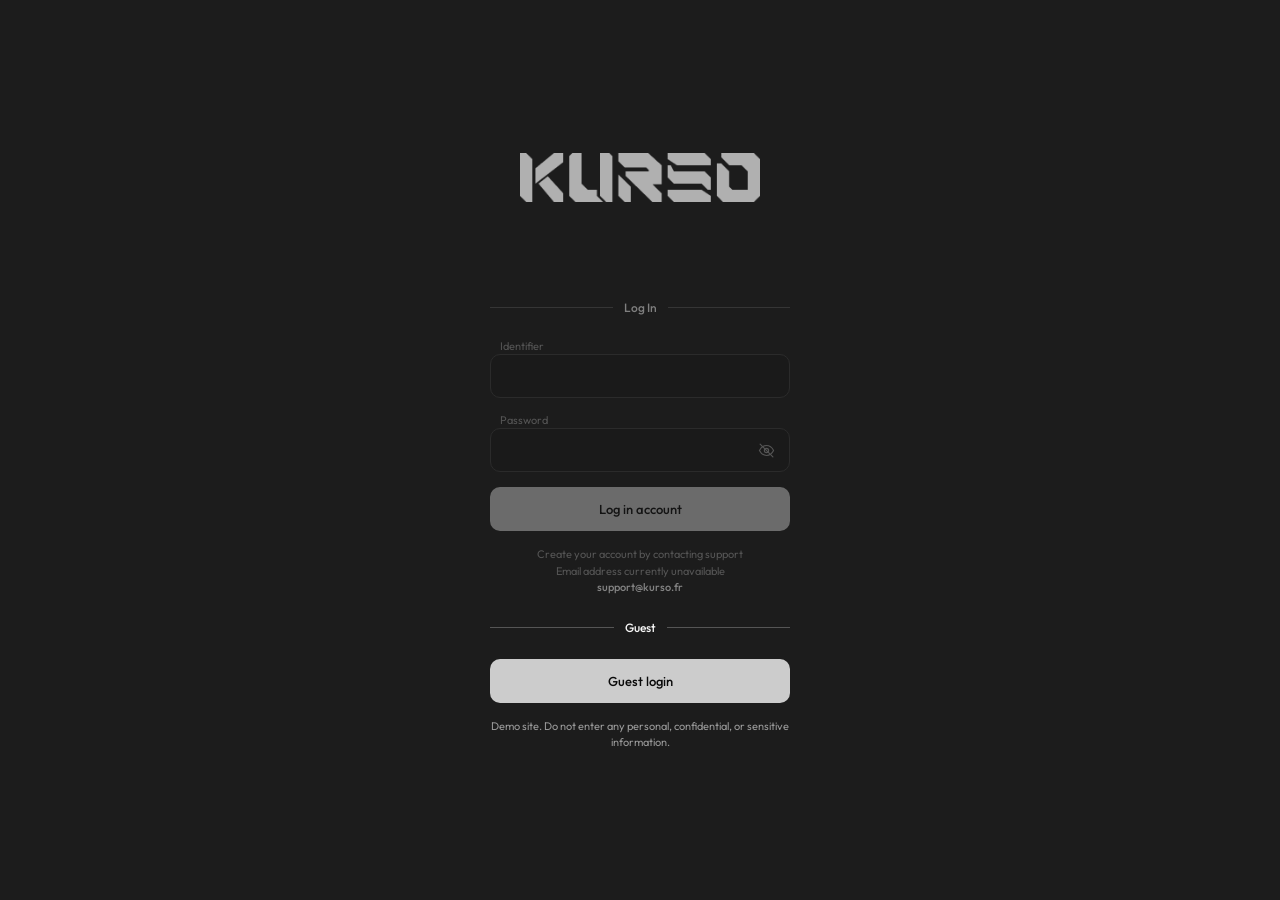
<file: index.html>
<!DOCTYPE html>
<html lang="fr">
<head>
    <meta charset="UTF-8">
    <meta name="viewport" content="width=device-width, initial-scale=1.0">

    <title>Redirection...</title>

    <meta http-equiv="refresh" content="0; url=login.html">

    <script>
        window.location.replace("login.html");
    </script>
</head>
<body>
    <p>Ouverture du site...</p>

    <a href="login.html">Clique ici si la redirection ne fonctionne pas.</a>
</body>
</html>
</file>
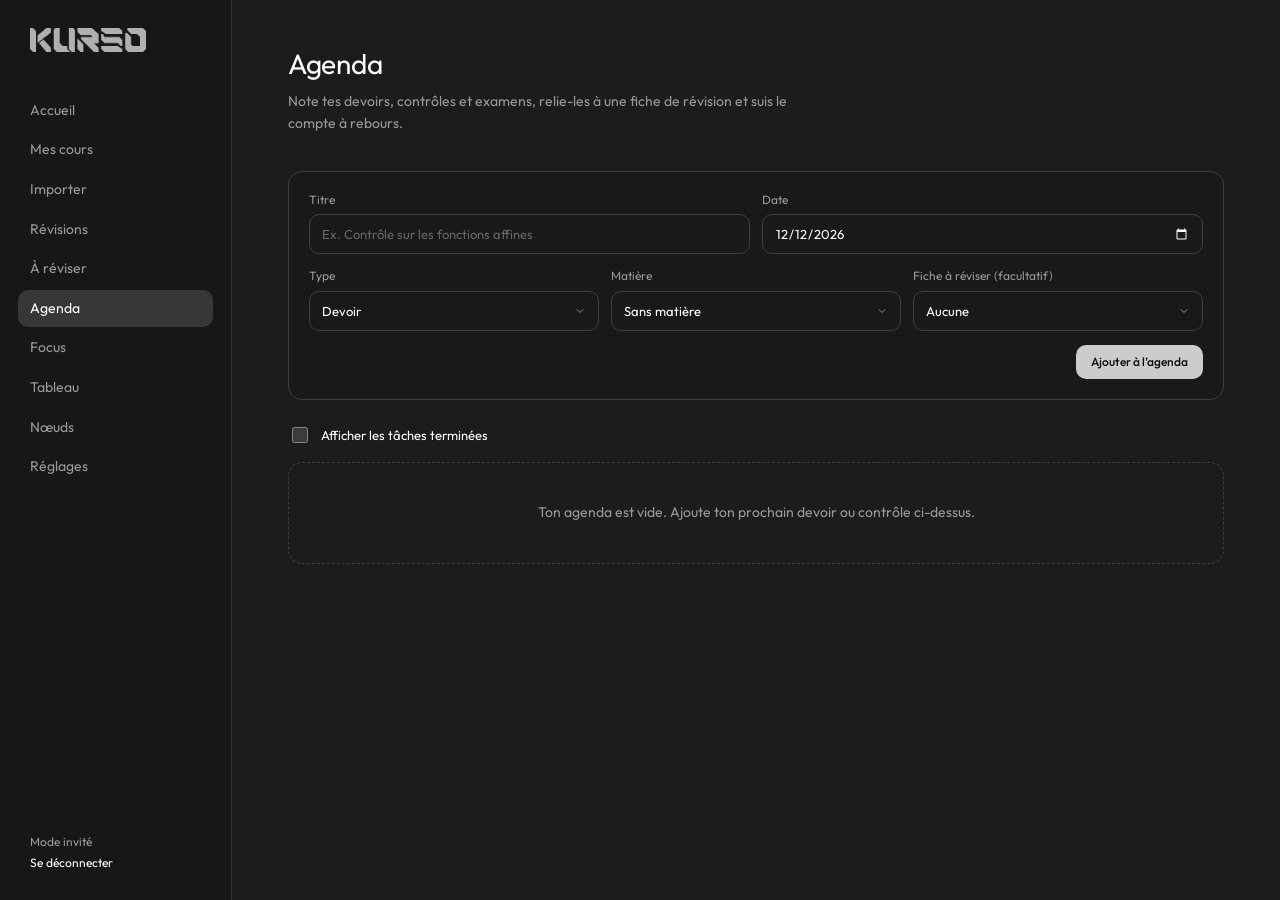
<file: agenda.html>
<!DOCTYPE html>
<html lang="fr">
<head>
  <meta charset="UTF-8">
  <meta name="viewport" content="width=device-width, initial-scale=1">
  <title>Kurso – Agenda</title>
  <link rel="preconnect" href="https://fonts.googleapis.com">
  <link rel="preconnect" href="https://fonts.gstatic.com" crossorigin>
  <link href="https://fonts.googleapis.com/css2?family=Outfit:wght@300;400;500&display=swap" rel="stylesheet">
  <meta name="theme-color" content="#1c1c1c">
  <script src="theme.js"></script>
  <link rel="stylesheet" href="style.css">
</head>
<body>
  <div class="app">
    <aside class="side">
      <a class="side__logo" href="guest.html"><img src="kurso.png" alt="Kurso" width="273" height="56"></a>
      <nav class="side__nav" aria-label="Navigation principale">
        <a href="guest.html">Accueil</a>
        <a href="cours.html">Mes cours</a>
        <a href="importer.html">Importer</a>
        <a href="revisions.html">Révisions</a>
        <a href="reviser.html">À réviser</a>
        <a href="agenda.html" aria-current="page">Agenda</a>
        <a href="focus.html">Focus</a>
        <a href="tableau.html">Tableau</a>
        <a href="noeuds.html">Nœuds</a>
        <a href="reglages.html">Réglages</a>
      </nav>
      <div class="side__foot">
        <span>Mode invité</span>
        <a href="login.html">Se déconnecter</a>
      </div>
    </aside>

    <main class="main">
      <header class="page-head">
        <div>
          <h1>Agenda</h1>
          <p class="lead">Note tes devoirs, contrôles et examens, relie-les à une fiche de révision et suis le compte à rebours.</p>
        </div>
      </header>
      <form class="panel" id="task-form" autocomplete="off">
        <div class="row2">
          <label class="field"><span>Titre</span><input class="input" id="t-title" type="text" required maxlength="120" placeholder="Ex. Contrôle sur les fonctions affines"></label>
          <label class="field"><span>Date</span><input class="input" id="t-date" type="date" required></label>
        </div>
        <div class="row3">
          <label class="field"><span>Type</span><select class="select" id="t-type"></select></label>
          <label class="field"><span>Matière</span><select class="select" id="t-subject"></select></label>
          <label class="field"><span>Fiche à réviser (facultatif)</span><select class="select" id="t-fiche"></select></label>
        </div>
        <div class="dlg__actions"><button class="btn btn--sm" type="submit">Ajouter à l’agenda</button></div>
      </form>
      <div class="toolbar" style="margin-top:24px">
        <label class="check" style="margin:0"><input type="checkbox" id="show-done"><span>Afficher les tâches terminées</span></label>
      </div>
      <div id="tasks"></div>
    </main>
  </div>

  <script src="core.js"></script>
  <script src="study.js"></script>
  <script src="agenda.js"></script>
</body>
</html>
</file>
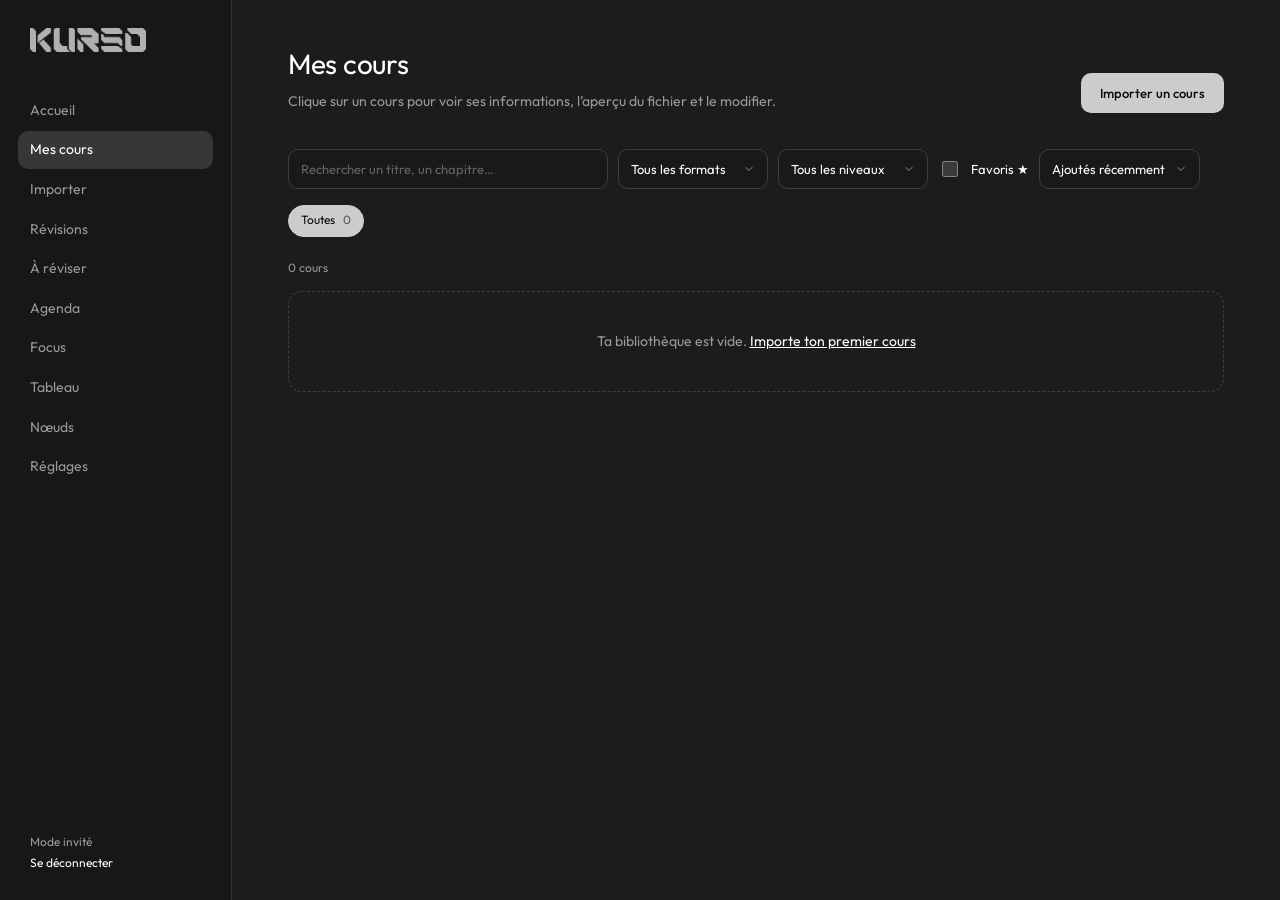
<file: cours.html>
<!DOCTYPE html>
<html lang="fr">
<head>
  <meta charset="UTF-8">
  <meta name="viewport" content="width=device-width, initial-scale=1">
  <title>Kurso – Mes cours</title>
  <link rel="preconnect" href="https://fonts.googleapis.com">
  <link rel="preconnect" href="https://fonts.gstatic.com" crossorigin>
  <link href="https://fonts.googleapis.com/css2?family=Outfit:wght@300;400;500&display=swap" rel="stylesheet">
  <meta name="theme-color" content="#1c1c1c">
  <script src="theme.js"></script>
  <link rel="stylesheet" href="style.css">
</head>
<body>
  <div class="app">
    <aside class="side">
      <a class="side__logo" href="guest.html"><img src="kurso.png" alt="Kurso" width="273" height="56"></a>
      <nav class="side__nav" aria-label="Navigation principale">
        <a href="guest.html">Accueil</a>
        <a href="cours.html" aria-current="page">Mes cours</a>
        <a href="importer.html">Importer</a>
        <a href="revisions.html">Révisions</a>
        <a href="reviser.html">À réviser</a>
        <a href="agenda.html">Agenda</a>
        <a href="focus.html">Focus</a>
        <a href="tableau.html">Tableau</a>
        <a href="noeuds.html">Nœuds</a>
        <a href="reglages.html">Réglages</a>
      </nav>
      <div class="side__foot">
        <span>Mode invité</span>
        <a href="login.html">Se déconnecter</a>
      </div>
    </aside>

    <main class="main">
      <header class="page-head">
        <div>
          <h1>Mes cours</h1>
          <p class="lead">Clique sur un cours pour voir ses informations, l’aperçu du fichier et le modifier.</p>
        </div>
        <div class="page-actions">
          <a class="btn" href="importer.html">Importer un cours</a>
        </div>
      </header>

      <div class="toolbar">
        <input class="input" id="search" type="search" placeholder="Rechercher un titre, un chapitre…" aria-label="Rechercher un cours" autocomplete="off">
        <select class="select" id="filter-ext" aria-label="Format">
          <option value="all">Tous les formats</option>
          <option value="pdf">PDF</option>
          <option value="png">PNG</option>
          <option value="txt">TXT</option>
        </select>
        <select class="select" id="filter-mastery" aria-label="Niveau de maîtrise">
          <option value="all">Tous les niveaux</option>
          <option value="todo">À apprendre</option>
          <option value="learning">En cours</option>
          <option value="done">Maîtrisé</option>
        </select>
        <label class="check" style="margin:0"><input type="checkbox" id="filter-fav"><span>Favoris ★</span></label>
        <select class="select" id="sort" aria-label="Trier par">
          <option value="recent">Ajoutés récemment</option>
          <option value="date">Date du cours</option>
          <option value="title">Titre (A à Z)</option>
          <option value="subject">Matière</option>
        </select>
      </div>

      <div class="chips" id="chips" role="group" aria-label="Filtrer par matière"></div>
      <p class="note note--block" id="count" role="status"></p>
      <div id="list"></div>
    </main>
  </div>

  <script src="core.js"></script>
  <script src="study.js"></script>
  <script src="courses.js"></script>
</body>
</html>
</file>
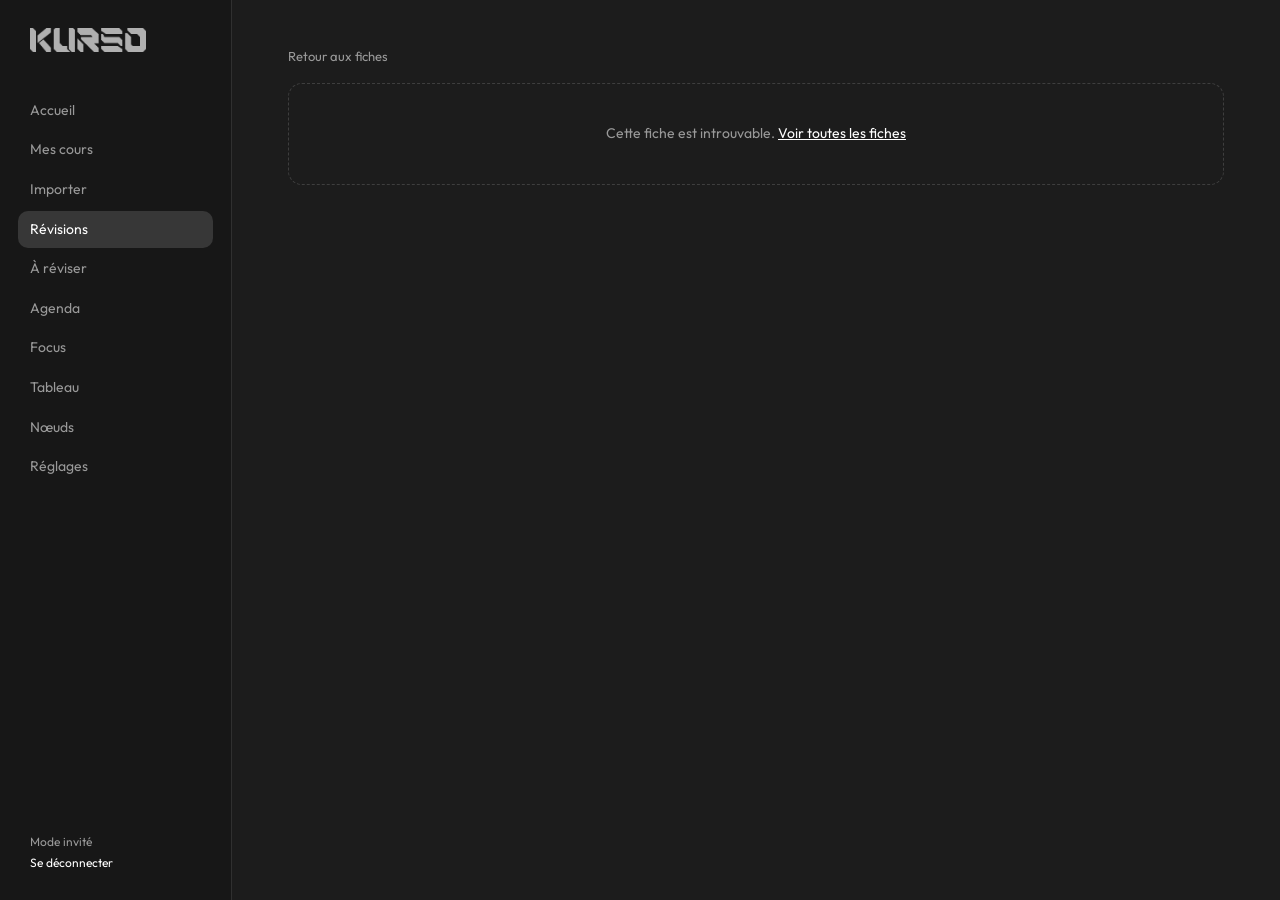
<file: fiche.html>
<!DOCTYPE html>
<html lang="fr">
<head>
  <meta charset="UTF-8">
  <meta name="viewport" content="width=device-width, initial-scale=1">
  <title>Kurso – Fiche de révision</title>
  <link rel="preconnect" href="https://fonts.googleapis.com">
  <link rel="preconnect" href="https://fonts.gstatic.com" crossorigin>
  <link href="https://fonts.googleapis.com/css2?family=Outfit:wght@300;400;500&display=swap" rel="stylesheet">
  <meta name="theme-color" content="#1c1c1c">
  <script src="theme.js"></script>
  <link rel="stylesheet" href="style.css">
</head>
<body>
  <div class="app">
    <aside class="side">
      <a class="side__logo" href="guest.html"><img src="kurso.png" alt="Kurso" width="273" height="56"></a>
      <nav class="side__nav" aria-label="Navigation principale">
        <a href="guest.html">Accueil</a>
        <a href="cours.html">Mes cours</a>
        <a href="importer.html">Importer</a>
        <a href="revisions.html" aria-current="page">Révisions</a>
        <a href="reviser.html">À réviser</a>
        <a href="agenda.html">Agenda</a>
        <a href="focus.html">Focus</a>
        <a href="tableau.html">Tableau</a>
        <a href="noeuds.html">Nœuds</a>
        <a href="reglages.html">Réglages</a>
      </nav>
      <div class="side__foot">
        <span>Mode invité</span>
        <a href="login.html">Se déconnecter</a>
      </div>
    </aside>

    <main class="main">
      <a class="back" href="revisions.html">Retour aux fiches</a>

      <div id="missing" class="empty" hidden>
        Cette fiche est introuvable. <a href="revisions.html">Voir toutes les fiches</a>
      </div>

      <div id="fiche" hidden>
        <input class="title-input" id="f-title" type="text" maxlength="120" aria-label="Titre de la fiche" autocomplete="off">
        <div class="meta">
          <select class="select" id="f-subject" aria-label="Matière"></select>
          <button class="btn btn--ghost btn--sm" id="f-course" type="button" hidden></button>
          <span class="saved" id="saved" role="status"></span>
        </div>
        <div class="tools">
          <button class="btn btn--ghost btn--sm" id="export" type="button">Exporter en .txt</button>
          <button class="btn btn--ghost btn--sm" id="print" type="button">Imprimer</button>
          <button class="btn btn--danger btn--sm" id="delete" type="button">Supprimer la fiche</button>
        </div>

        <div class="tabs" role="tablist" aria-label="Affichage de la fiche">
          <button class="tab" role="tab" id="tab-sheet" aria-controls="panel-sheet" aria-selected="true" type="button">Fiche</button>
          <button class="tab" role="tab" id="tab-cards" aria-controls="panel-cards" aria-selected="false" type="button">Cartes</button>
          <button class="tab" role="tab" id="tab-quiz" aria-controls="panel-quiz" aria-selected="false" type="button">Quiz</button>
        </div>

        <section id="panel-sheet" role="tabpanel" aria-labelledby="tab-sheet">
          <div id="sheet"></div>
        </section>
        <section id="panel-cards" role="tabpanel" aria-labelledby="tab-cards" hidden>
          <div id="deck"></div>
        </section>
        <section id="panel-quiz" role="tabpanel" aria-labelledby="tab-quiz" hidden>
          <div id="quiz"></div>
        </section>
      </div>
    </main>
  </div>

  <script src="core.js"></script>
  <script src="study.js"></script>
  <script src="fiche.js"></script>
</body>
</html>
</file>
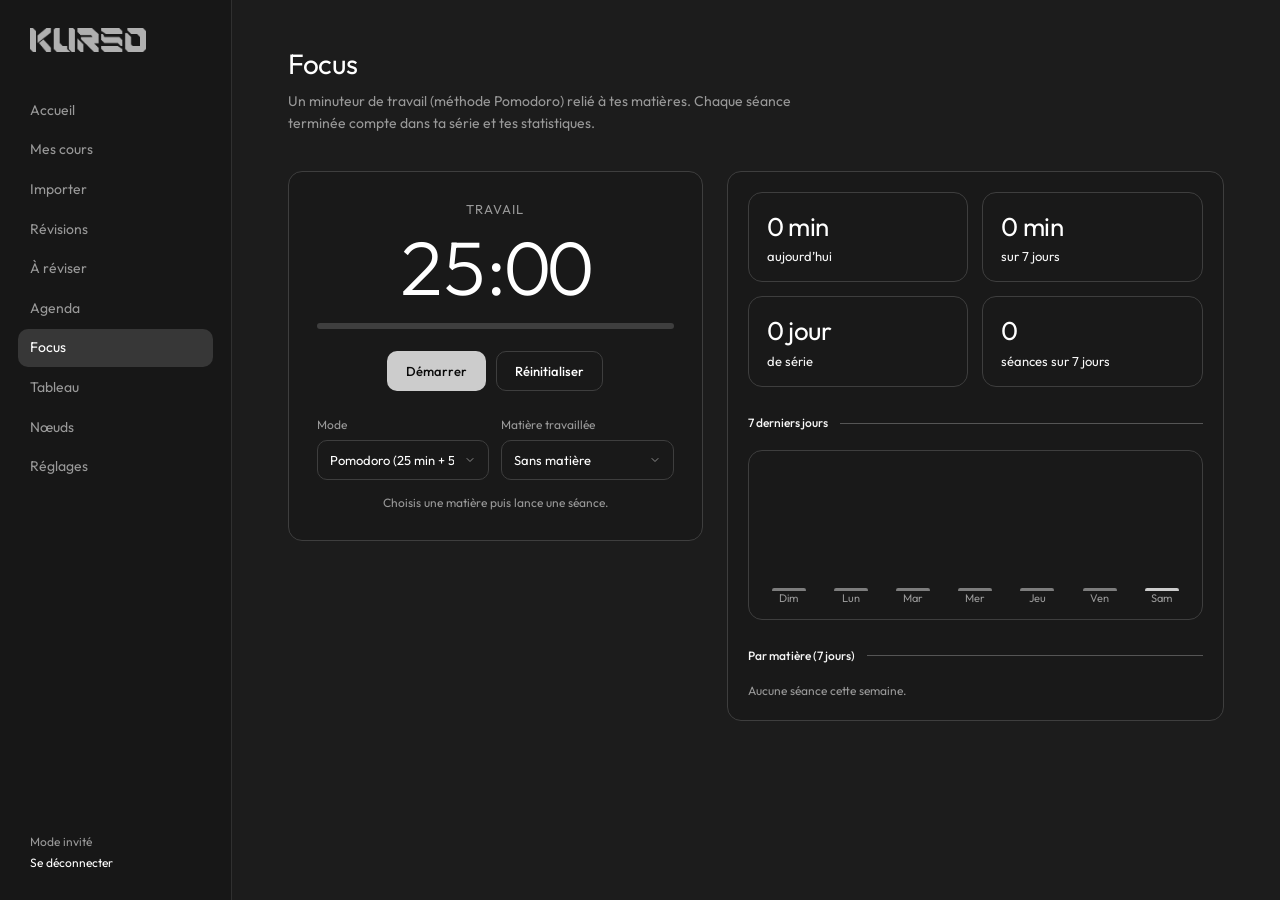
<file: focus.html>
<!DOCTYPE html>
<html lang="fr">
<head>
  <meta charset="UTF-8">
  <meta name="viewport" content="width=device-width, initial-scale=1">
  <title>Kurso – Focus</title>
  <link rel="preconnect" href="https://fonts.googleapis.com">
  <link rel="preconnect" href="https://fonts.gstatic.com" crossorigin>
  <link href="https://fonts.googleapis.com/css2?family=Outfit:wght@300;400;500&display=swap" rel="stylesheet">
  <meta name="theme-color" content="#1c1c1c">
  <script src="theme.js"></script>
  <link rel="stylesheet" href="style.css">
</head>
<body>
  <div class="app">
    <aside class="side">
      <a class="side__logo" href="guest.html"><img src="kurso.png" alt="Kurso" width="273" height="56"></a>
      <nav class="side__nav" aria-label="Navigation principale">
        <a href="guest.html">Accueil</a>
        <a href="cours.html">Mes cours</a>
        <a href="importer.html">Importer</a>
        <a href="revisions.html">Révisions</a>
        <a href="reviser.html">À réviser</a>
        <a href="agenda.html">Agenda</a>
        <a href="focus.html" aria-current="page">Focus</a>
        <a href="tableau.html">Tableau</a>
        <a href="noeuds.html">Nœuds</a>
        <a href="reglages.html">Réglages</a>
      </nav>
      <div class="side__foot">
        <span>Mode invité</span>
        <a href="login.html">Se déconnecter</a>
      </div>
    </aside>

    <main class="main">
      <header class="page-head">
        <div>
          <h1>Focus</h1>
          <p class="lead">Un minuteur de travail (méthode Pomodoro) relié à tes matières. Chaque séance terminée compte dans ta série et tes statistiques.</p>
        </div>
      </header>
      <div class="focus">
        <section class="timer" aria-label="Minuteur">
          <p class="timer__phase" id="phase" role="status"></p>
          <p class="timer__time" id="time" aria-live="off">25:00</p>
          <div class="timer__bar"><span id="bar"></span></div>
          <div class="timer__actions">
            <button class="btn" id="go" type="button">Démarrer</button>
            <button class="btn btn--ghost" id="reset" type="button">Réinitialiser</button>
            <button class="btn btn--ghost" id="finish" type="button" hidden>Terminer et enregistrer</button>
          </div>
          <div class="row2 timer__opts">
            <label class="field"><span>Mode</span><select class="select" id="mode"></select></label>
            <label class="field"><span>Matière travaillée</span><select class="select" id="f-subject"></select></label>
          </div>
          <label class="field" id="custom-wrap" hidden style="max-width:220px"><span>Durée libre (minutes)</span><input class="input" id="custom" type="number" min="1" max="240" value="30"></label>
          <p class="note" id="cycles"></p>
        </section>
        <section class="panel" aria-label="Statistiques">
          <div class="tiles tiles--2" id="f-tiles"></div>
          <h2 class="section-title">7 derniers jours</h2>
          <div id="f-chart"></div>
          <h2 class="section-title">Par matière (7 jours)</h2>
          <div id="f-subjects"></div>
        </section>
      </div>
    </main>
  </div>

  <script src="core.js"></script>
  <script src="study.js"></script>
  <script src="focus.js"></script>
</body>
</html>
</file>
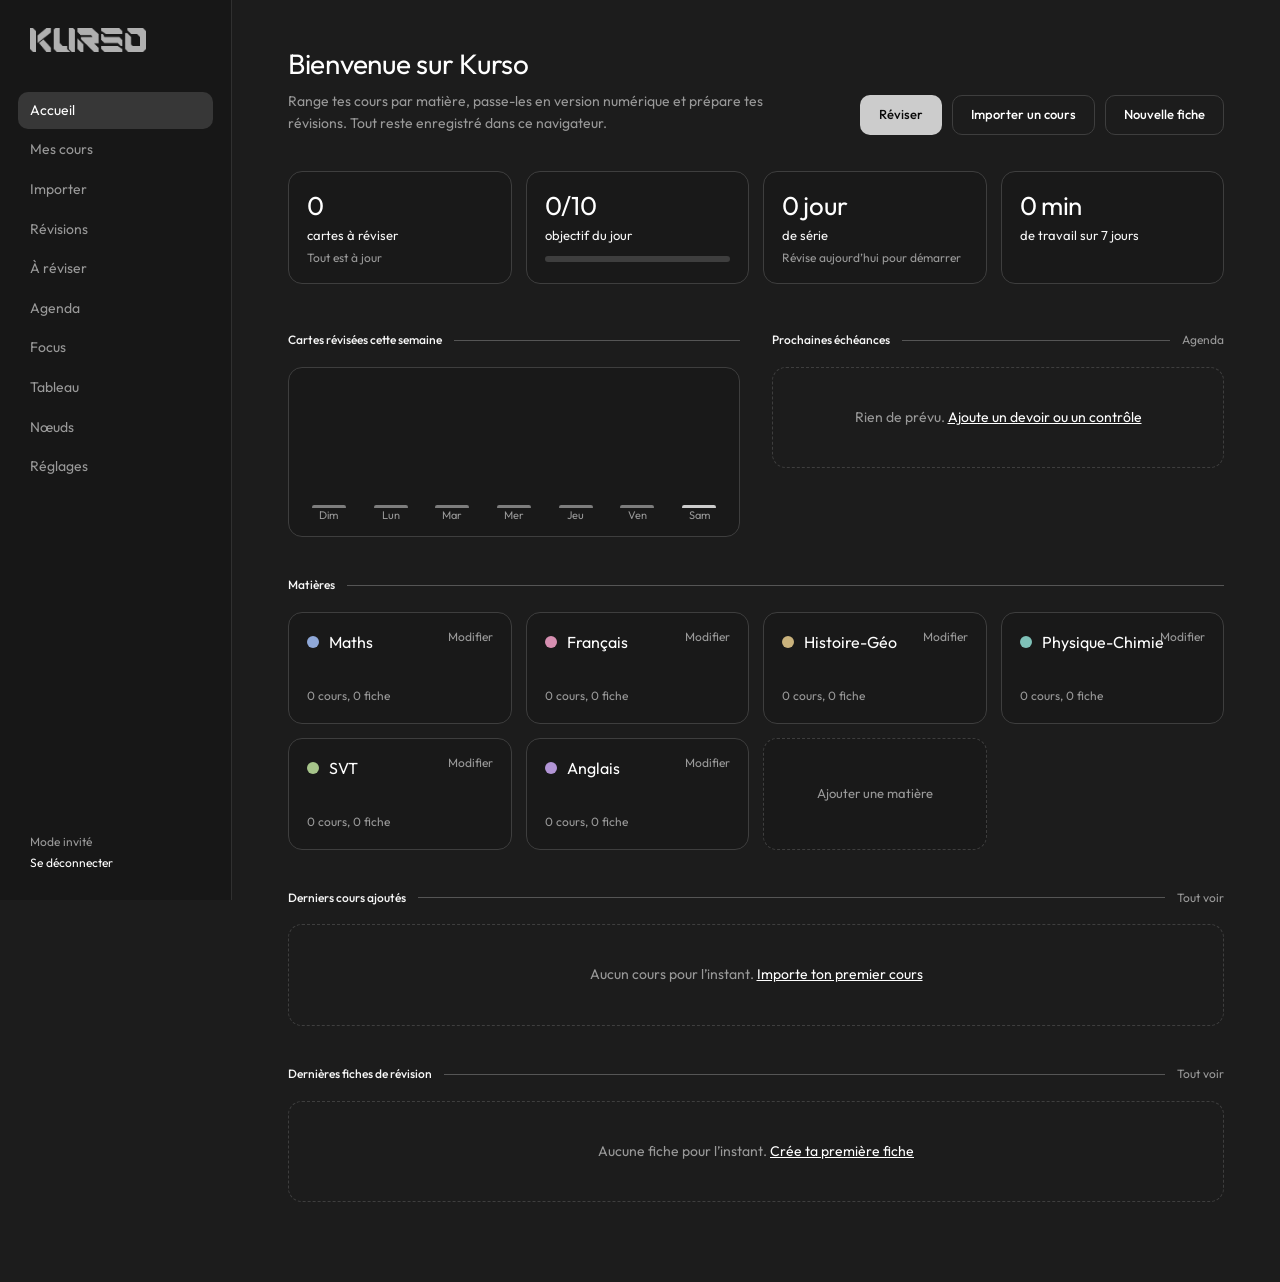
<file: guest.html>
<!DOCTYPE html>
<html lang="fr">
<head>
  <meta charset="UTF-8">
  <meta name="viewport" content="width=device-width, initial-scale=1">
  <title>Kurso – Accueil</title>
  <link rel="preconnect" href="https://fonts.googleapis.com">
  <link rel="preconnect" href="https://fonts.gstatic.com" crossorigin>
  <link href="https://fonts.googleapis.com/css2?family=Outfit:wght@300;400;500&display=swap" rel="stylesheet">
  <meta name="theme-color" content="#1c1c1c">
  <script src="theme.js"></script>
  <link rel="stylesheet" href="style.css">
</head>
<body>
  <div class="app">
    <aside class="side">
      <a class="side__logo" href="guest.html"><img src="kurso.png" alt="Kurso" width="273" height="56"></a>
      <nav class="side__nav" aria-label="Navigation principale">
        <a href="guest.html" aria-current="page">Accueil</a>
        <a href="cours.html">Mes cours</a>
        <a href="importer.html">Importer</a>
        <a href="revisions.html">Révisions</a>
        <a href="reviser.html">À réviser</a>
        <a href="agenda.html">Agenda</a>
        <a href="focus.html">Focus</a>
        <a href="tableau.html">Tableau</a>
        <a href="noeuds.html">Nœuds</a>
        <a href="reglages.html">Réglages</a>
      </nav>
      <div class="side__foot">
        <span>Mode invité</span>
        <a href="login.html">Se déconnecter</a>
      </div>
    </aside>

    <main class="main">
      <header class="page-head">
        <div>
          <h1 id="hello">Bienvenue sur Kurso</h1>
          <p class="lead">Range tes cours par matière, passe-les en version numérique et prépare tes révisions. Tout reste enregistré dans ce navigateur.</p>
        </div>
        <div class="page-actions">
          <a class="btn" href="reviser.html">Réviser</a>
          <a class="btn btn--ghost" href="importer.html">Importer un cours</a>
          <a class="btn btn--ghost" href="revisions.html">Nouvelle fiche</a>
        </div>
      </header>

      <div class="tiles" id="tiles"></div>

      <div class="two">
        <section>
          <h2 class="section-title">Cartes révisées cette semaine</h2>
          <div id="week"></div>
        </section>
        <section>
          <h2 class="section-title">Prochaines échéances <a href="agenda.html">Agenda</a></h2>
          <div id="deadlines"></div>
        </section>
      </div>

      <h2 class="section-title">Matières</h2>
      <div class="grid" id="subjects"></div>

      <h2 class="section-title">Derniers cours ajoutés <a href="cours.html">Tout voir</a></h2>
      <div id="recent-courses"></div>

      <h2 class="section-title">Dernières fiches de révision <a href="revisions.html">Tout voir</a></h2>
      <div id="recent-fiches"></div>
    </main>
  </div>

  <script src="core.js"></script>
  <script src="study.js"></script>
  <script src="home.js"></script>
</body>
</html>
</file>
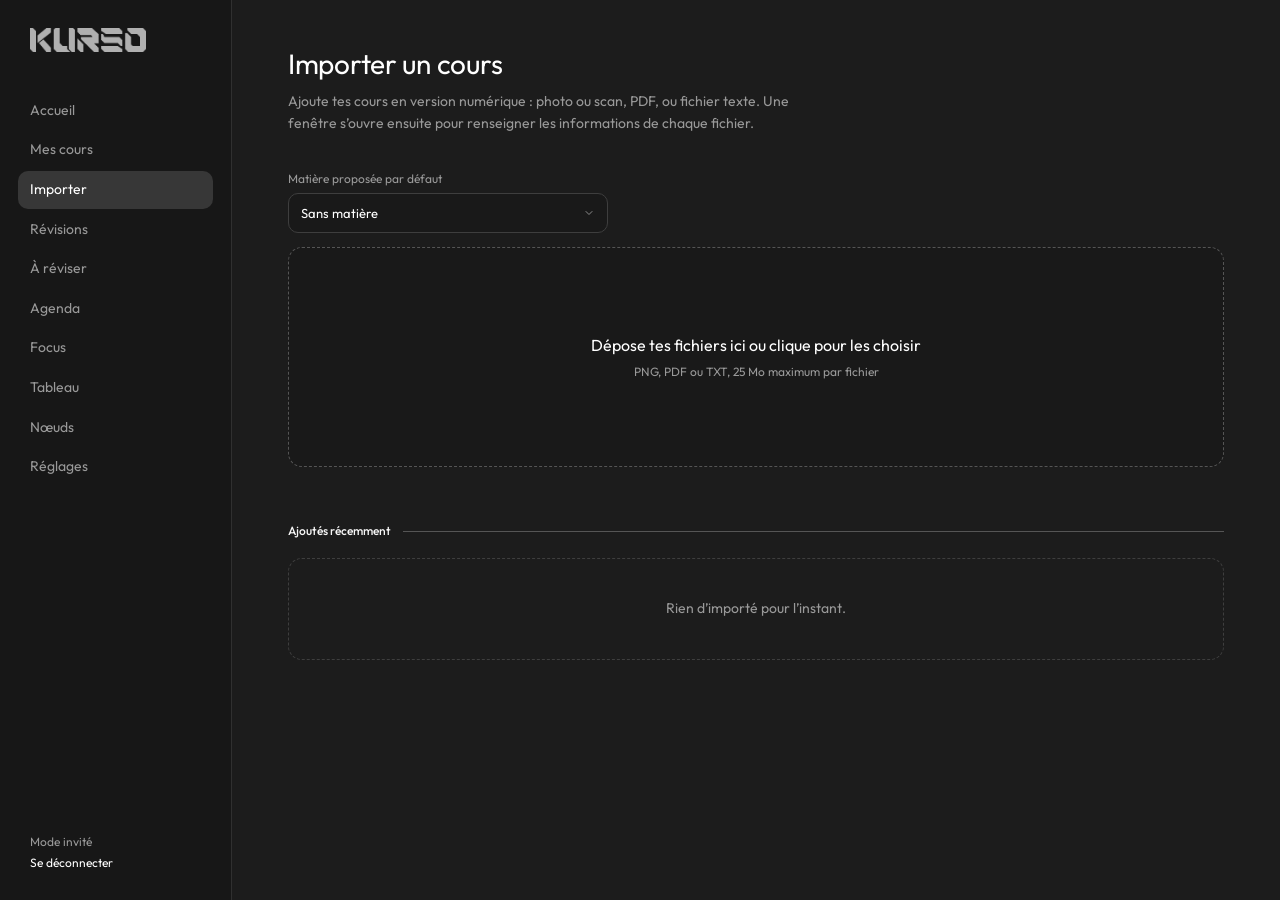
<file: importer.html>
<!DOCTYPE html>
<html lang="fr">
<head>
  <meta charset="UTF-8">
  <meta name="viewport" content="width=device-width, initial-scale=1">
  <title>Kurso – Importer</title>
  <link rel="preconnect" href="https://fonts.googleapis.com">
  <link rel="preconnect" href="https://fonts.gstatic.com" crossorigin>
  <link href="https://fonts.googleapis.com/css2?family=Outfit:wght@300;400;500&display=swap" rel="stylesheet">
  <meta name="theme-color" content="#1c1c1c">
  <script src="theme.js"></script>
  <link rel="stylesheet" href="style.css">
</head>
<body>
  <div class="app">
    <aside class="side">
      <a class="side__logo" href="guest.html"><img src="kurso.png" alt="Kurso" width="273" height="56"></a>
      <nav class="side__nav" aria-label="Navigation principale">
        <a href="guest.html">Accueil</a>
        <a href="cours.html">Mes cours</a>
        <a href="importer.html" aria-current="page">Importer</a>
        <a href="revisions.html">Révisions</a>
        <a href="reviser.html">À réviser</a>
        <a href="agenda.html">Agenda</a>
        <a href="focus.html">Focus</a>
        <a href="tableau.html">Tableau</a>
        <a href="noeuds.html">Nœuds</a>
        <a href="reglages.html">Réglages</a>
      </nav>
      <div class="side__foot">
        <span>Mode invité</span>
        <a href="login.html">Se déconnecter</a>
      </div>
    </aside>

    <main class="main">
      <header class="page-head">
        <div>
          <h1>Importer un cours</h1>
          <p class="lead">Ajoute tes cours en version numérique : photo ou scan, PDF, ou fichier texte. Une fenêtre s’ouvre ensuite pour renseigner les informations de chaque fichier.</p>
        </div>
      </header>

      <label class="field" style="max-width:320px">
        <span>Matière proposée par défaut</span>
        <select class="select" id="default-subject"></select>
      </label>

      <label class="drop" id="dropzone">
        <input class="sr-only" id="file-input" type="file" multiple accept=".png,.pdf,.txt,image/png,application/pdf,text/plain">
        <span class="drop__title">Dépose tes fichiers ici ou clique pour les choisir</span>
        <span class="drop__hint">PNG, PDF ou TXT, 25 Mo maximum par fichier</span>
      </label>

      <div class="status" id="status" role="status" aria-live="polite"></div>

      <h2 class="section-title">Ajoutés récemment</h2>
      <div id="recent"></div>
    </main>
  </div>

  <script src="core.js"></script>
  <script src="study.js"></script>
  <script src="import.js"></script>
</body>
</html>
</file>
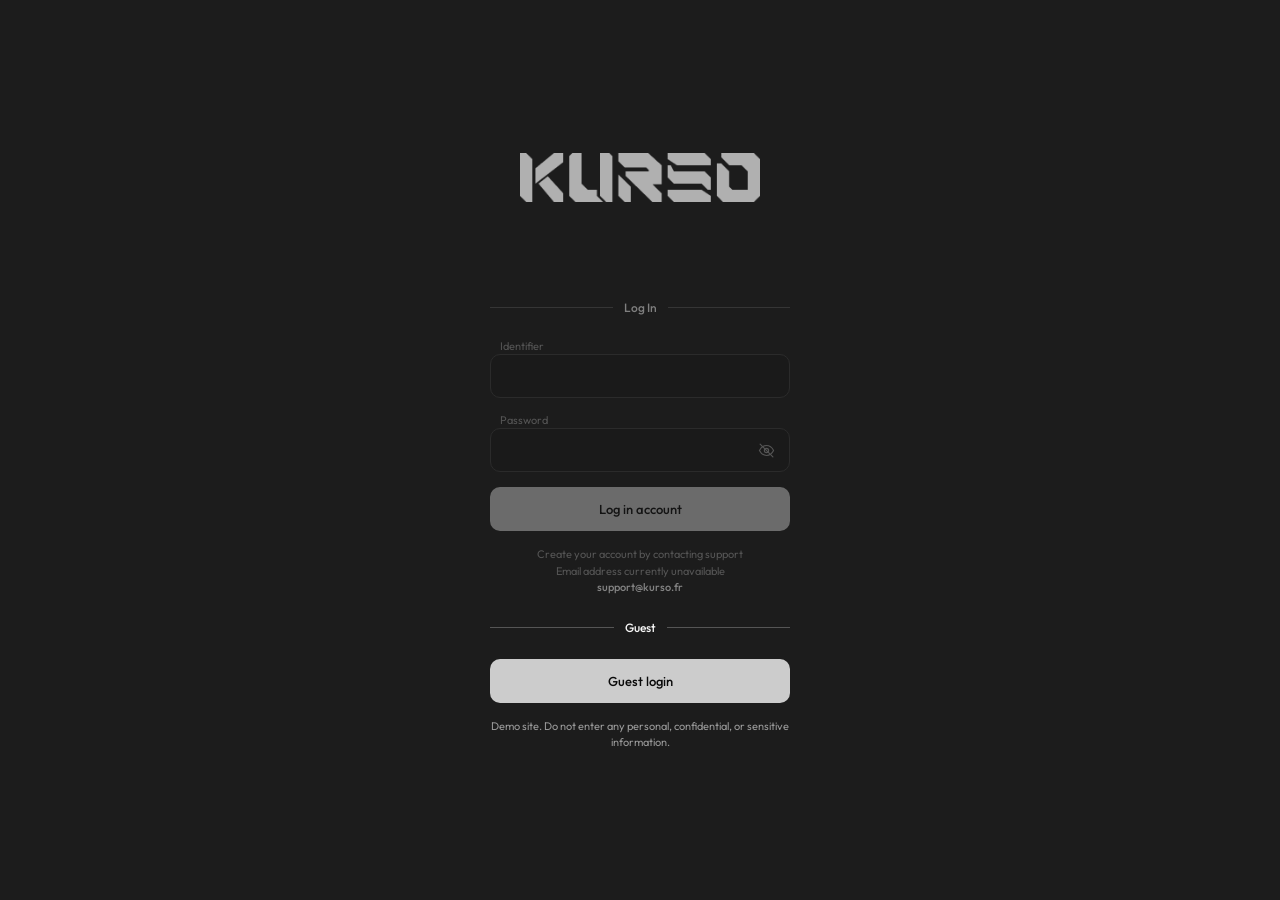
<file: login.html>
<!DOCTYPE html>
<html lang="fr">
<head>
  <meta charset="UTF-8">
  <meta name="viewport" content="width=device-width, initial-scale=1">
  <title>Kurso – Log In</title>
  <link rel="preconnect" href="https://fonts.googleapis.com">
  <link rel="preconnect" href="https://fonts.gstatic.com" crossorigin>
  <link href="https://fonts.googleapis.com/css2?family=Outfit:wght@300;400;500&display=swap" rel="stylesheet">
  <meta name="theme-color" content="#1c1c1c">
  <script src="theme.js"></script>
  <link rel="stylesheet" href="login.css">
</head>
<body>
  <main class="login">
    <img class="login__logo" src="kurso.png" alt="Kurso">

    <div class="panel">
      <!-- Connexion classique : vérifiée côté navigateur (auth.js) -->
      <form class="form is-disabled" id="login-form" novalidate aria-disabled="true">
        <div class="divider"><span>Log In</span></div>

        <div class="field">
          <input id="identifier" name="identifier" type="text" disabled autocomplete="username" placeholder=" ">
          <label for="identifier">Identifier</label>
        </div>

        <div class="field">
          <input id="password" name="password" type="password" disabled autocomplete="current-password" placeholder=" ">
          <label for="password">Password</label>
          <button class="field__toggle" type="button" disabled aria-label="Afficher le mot de passe" aria-pressed="false">
            <svg viewBox="0 0 24 24" width="17" height="17" fill="none" stroke="currentColor" stroke-width="1.6" stroke-linecap="round" stroke-linejoin="round" aria-hidden="true">
              <path d="M2 12s3.6-7 10-7 10 7 10 7-3.6 7-10 7S2 12 2 12z"/>
              <circle cx="12" cy="12" r="3"/>
              <path class="slash" d="M3 3l18 18"/>
            </svg>
          </button>
        </div>
        <p class="error" id="login-error" role="alert" hidden>Identifiant ou mot de passe incorrect.</p>
        <button class="btn" type="submit" disabled>Log in account</button>
        <p class="help">
          Create your account by contacting support<br>
          Email address currently unavailable<br>
          <a href="">support@kurso.fr</a>
        </p>
      </form>

      <!-- Accès invité -->
      <div class="guest">
        <div class="divider"><span>Guest</span></div>
        <a class="btn btn--link" id="guest-link" href="guest.html">Guest login</a>
         <p class="help">
          Demo site. Do not enter any personal, confidential, or sensitive information.<br>
        </p>
      </div>
    </div>
  </main>
  <script>
    const form = document.getElementById('login-form');
    const idInput = document.getElementById('identifier');
    const err = document.getElementById('login-error');

    // Déjà connecté : on va directement à l'accueil
    if (KursoAuth.getSession()) location.replace('guest.html');

    form.addEventListener('submit', async e => {
      e.preventDefault();
      err.hidden = true;
      const ok = await KursoAuth.login(idInput.value, document.getElementById('password').value);
      if (ok) location.href = 'guest.html';
      else err.hidden = false;
    });

    // Accès invité
    const reduceMotion = window.matchMedia('(prefers-reduced-motion: reduce)').matches;
    let leaving = false;
    document.getElementById('guest-link').addEventListener('click', e => {
      KursoAuth.loginGuest();
      if (e.metaKey || e.ctrlKey || e.shiftKey || e.button !== 0) return;
      e.preventDefault();
      if (leaving) return;
      if (reduceMotion) { location.href = 'guest.html'; return; }
      leaving = true;
      hideToast();
      document.querySelector('.login').classList.add('is-leaving');
      setTimeout(() => { location.href = 'guest.html'; }, 1000);
    });

    // Afficher / masquer le mot de passe
    const toggle = document.querySelector('.field__toggle');
    const pwd = document.getElementById('password');
    toggle.addEventListener('click', () => {
      const show = pwd.type === 'password';
      pwd.type = show ? 'text' : 'password';
      toggle.setAttribute('aria-pressed', show);
      toggle.classList.toggle('is-visible', show);
    });
  </script>
</body>
</html>
</file>
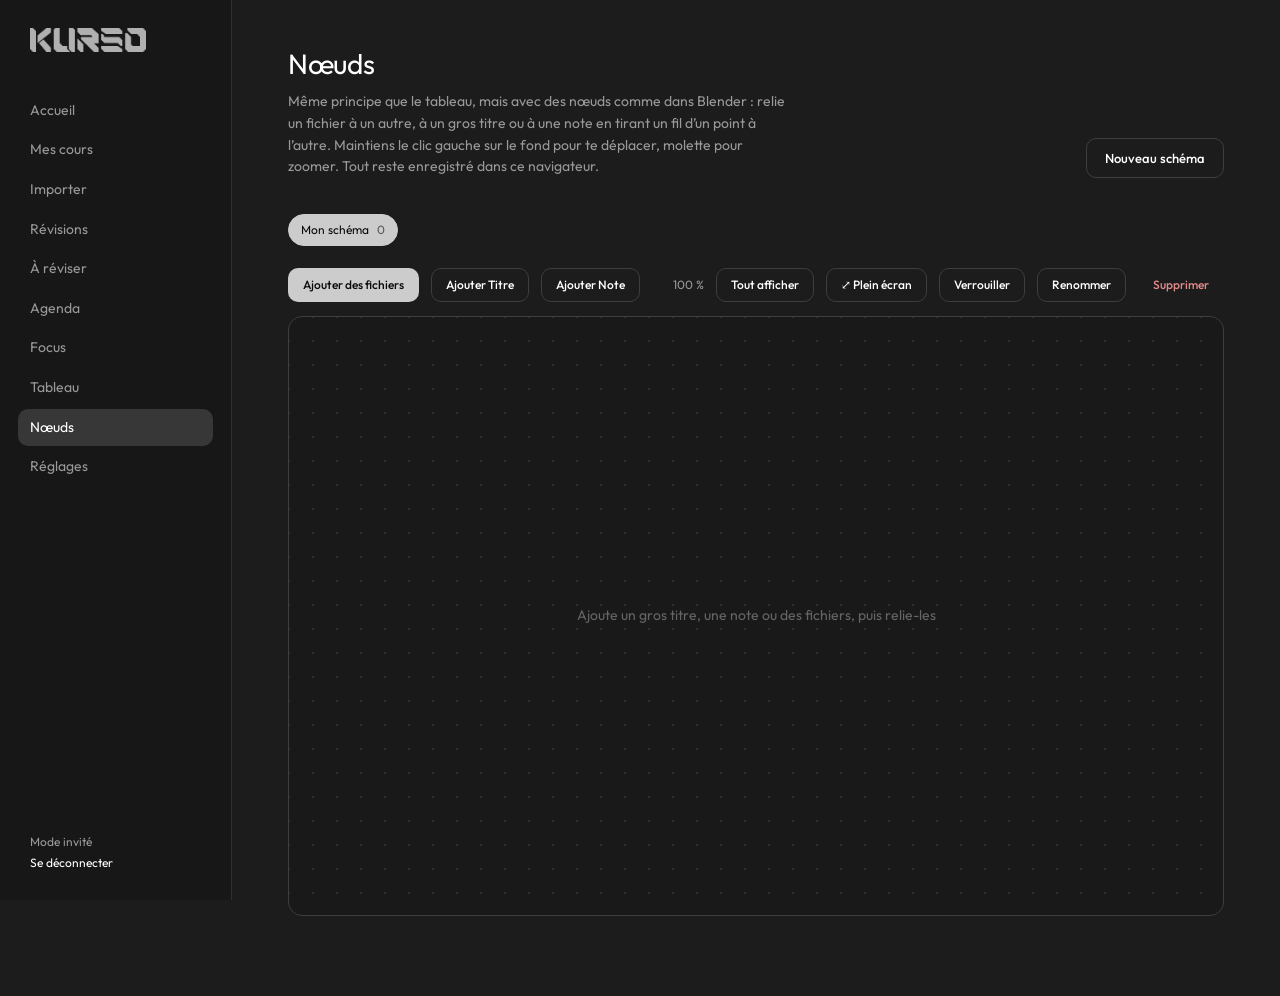
<file: noeuds.html>
<!DOCTYPE html>
<html lang="fr">
<head>
  <meta charset="UTF-8">
  <meta name="viewport" content="width=device-width, initial-scale=1">
  <title>Kurso – Nœuds</title>
  <link rel="preconnect" href="https://fonts.googleapis.com">
  <link rel="preconnect" href="https://fonts.gstatic.com" crossorigin>
  <link href="https://fonts.googleapis.com/css2?family=Outfit:wght@300;400;500&display=swap" rel="stylesheet">
  <meta name="theme-color" content="#1c1c1c">
  <script src="theme.js"></script>
  <link rel="stylesheet" href="style.css">
</head>
<body>
  <div class="app">
    <aside class="side">
      <a class="side__logo" href="guest.html"><img src="kurso.png" alt="Kurso" width="273" height="56"></a>
      <nav class="side__nav" aria-label="Navigation principale">
        <a href="guest.html">Accueil</a>
        <a href="cours.html">Mes cours</a>
        <a href="importer.html">Importer</a>
        <a href="revisions.html">Révisions</a>
        <a href="reviser.html">À réviser</a>
        <a href="agenda.html">Agenda</a>
        <a href="focus.html">Focus</a>
        <a href="tableau.html">Tableau</a>
        <a href="noeuds.html" aria-current="page">Nœuds</a>
        <a href="reglages.html">Réglages</a>
      </nav>
      <div class="side__foot">
        <span>Mode invité</span>
        <a href="login.html">Se déconnecter</a>
      </div>
    </aside>

    <main class="main main--wide">
      <header class="page-head">
        <div>
          <h1>Nœuds</h1>
          <p class="lead">Même principe que le tableau, mais avec des nœuds comme dans Blender : relie un fichier à un autre, à un gros titre ou à une note en tirant un fil d’un point à l’autre. Maintiens le clic gauche sur le fond pour te déplacer, molette pour zoomer. Tout reste enregistré dans ce navigateur.</p>
        </div>
        <div class="page-actions">
          <button class="btn btn--ghost" id="new-graph" type="button">Nouveau schéma</button>
        </div>
      </header>

      <div class="chips" id="graphs" role="group" aria-label="Mes schémas"></div>

      <div class="stage" id="stage">
        <div class="toolbar tb">
          <label class="btn btn--sm">
            Ajouter des fichiers
            <input class="sr-only" id="file-input" type="file" multiple accept=".pdf,.png,.jpg,.jpeg,.docx,.xlsx,.pptx,.one">
          </label>
          <button class="btn btn--ghost btn--sm" id="add-title" type="button">Ajouter Titre</button>
          <button class="btn btn--ghost btn--sm" id="add-note" type="button">Ajouter Note</button>
          <span class="spacer"></span>
          <span class="note" id="zoom-level" aria-live="off">100 %</span>
          <button class="btn btn--ghost btn--sm" id="fit" type="button">Tout afficher</button>
          <button class="btn btn--ghost btn--sm" id="full-graph" type="button" aria-pressed="false">⤢ Plein écran</button>
          <button class="btn btn--ghost btn--sm" id="lock-graph" type="button" aria-pressed="false">Verrouiller</button>
          <button class="btn btn--ghost btn--sm" id="rename-graph" type="button">Renommer</button>
          <button class="btn btn--danger btn--sm" id="del-graph" type="button">Supprimer</button>
        </div>

        <div class="board-wrap">
          <div class="nview" id="view" tabindex="0" role="region" aria-label="Schéma de nœuds : maintiens le clic gauche sur le fond pour te déplacer, molette pour zoomer">
            <div class="nworld" id="world">
              <svg class="nedges" id="edges" width="1" height="1" aria-hidden="true"></svg>
              <div id="nodes"></div>
            </div>
          </div>
          <p class="board__hint" id="hint">Ajoute un gros titre, une note ou des fichiers, puis relie-les</p>
        </div>
      </div>
    </main>
  </div>

  <script src="core.js"></script>
  <script src="study.js"></script>
  <script src="noeuds.js"></script>
</body>
</html>
</file>
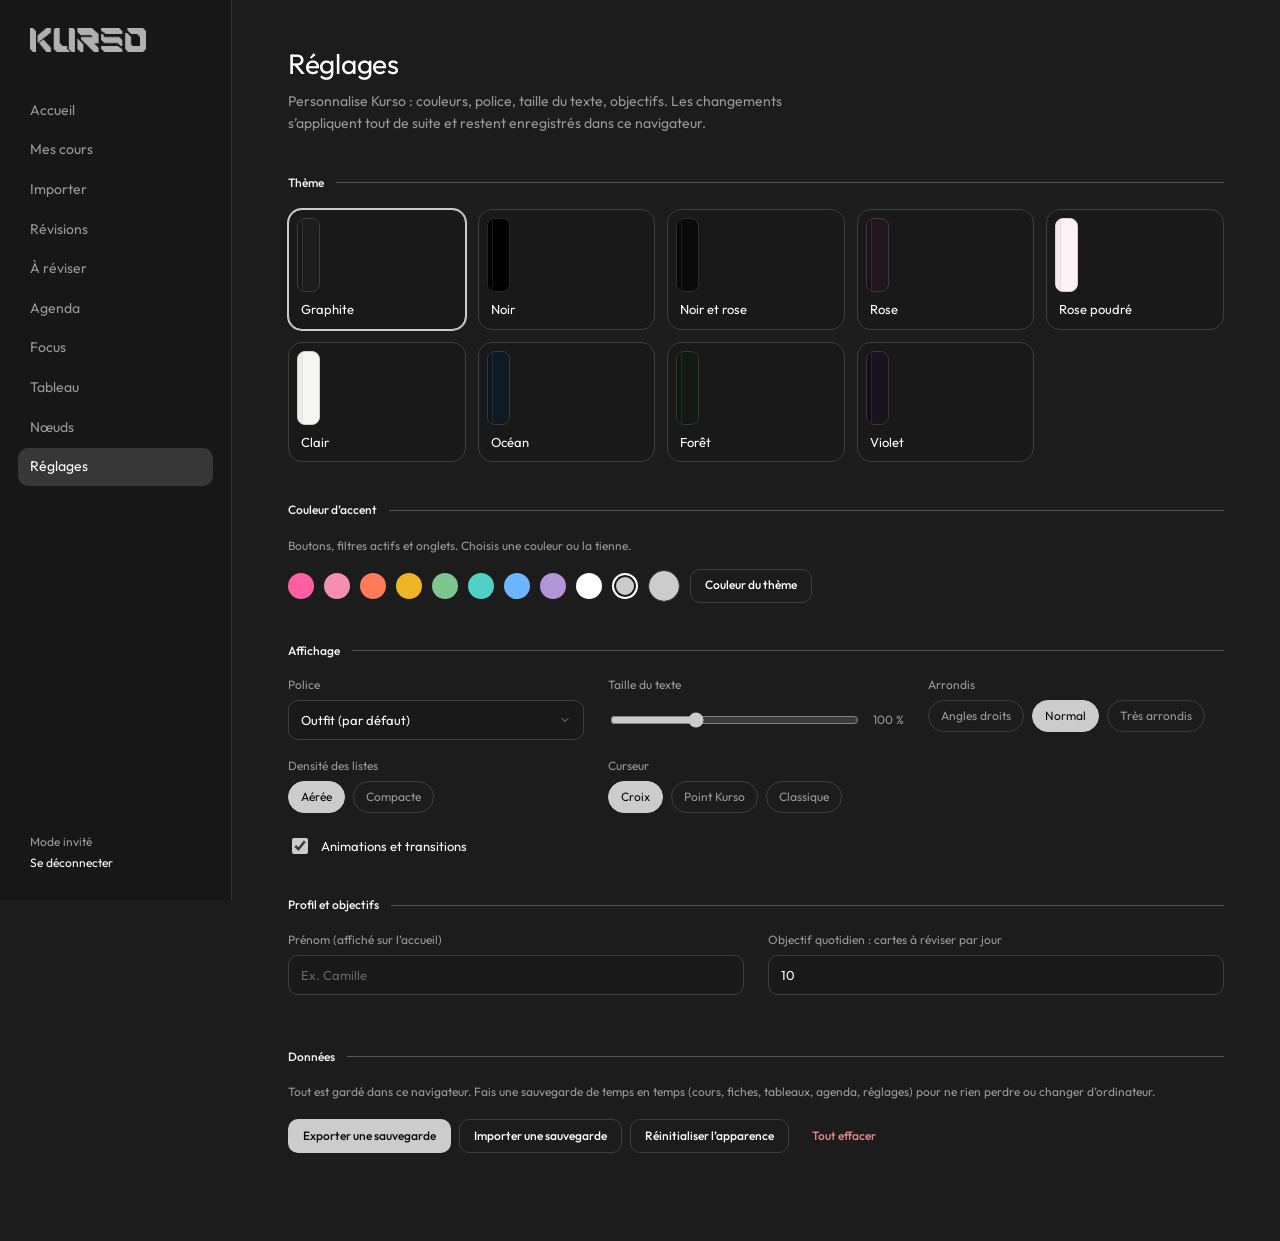
<file: reglages.html>
<!DOCTYPE html>
<html lang="fr">
<head>
  <meta charset="UTF-8">
  <meta name="viewport" content="width=device-width, initial-scale=1">
  <title>Kurso – Réglages</title>
  <link rel="preconnect" href="https://fonts.googleapis.com">
  <link rel="preconnect" href="https://fonts.gstatic.com" crossorigin>
  <link href="https://fonts.googleapis.com/css2?family=Outfit:wght@300;400;500&display=swap" rel="stylesheet">
  <meta name="theme-color" content="#1c1c1c">
  <script src="theme.js"></script>
  <link rel="stylesheet" href="style.css">
</head>
<body>
  <div class="app">
    <aside class="side">
      <a class="side__logo" href="guest.html"><img src="kurso.png" alt="Kurso" width="273" height="56"></a>
      <nav class="side__nav" aria-label="Navigation principale">
        <a href="guest.html">Accueil</a>
        <a href="cours.html">Mes cours</a>
        <a href="importer.html">Importer</a>
        <a href="revisions.html">Révisions</a>
        <a href="reviser.html">À réviser</a>
        <a href="agenda.html">Agenda</a>
        <a href="focus.html">Focus</a>
        <a href="tableau.html">Tableau</a>
        <a href="noeuds.html">Nœuds</a>
        <a href="reglages.html" aria-current="page">Réglages</a>
      </nav>
      <div class="side__foot">
        <span>Mode invité</span>
        <a href="login.html">Se déconnecter</a>
      </div>
    </aside>

    <main class="main">
      <header class="page-head">
        <div>
          <h1>Réglages</h1>
          <p class="lead">Personnalise Kurso : couleurs, police, taille du texte, objectifs. Les changements s’appliquent tout de suite et restent enregistrés dans ce navigateur.</p>
        </div>
      </header>
      <div id="settings"></div>
    </main>
  </div>

  <script src="core.js"></script>
  <script src="study.js"></script>
  <script src="reglages.js"></script>
</body>
</html>
</file>
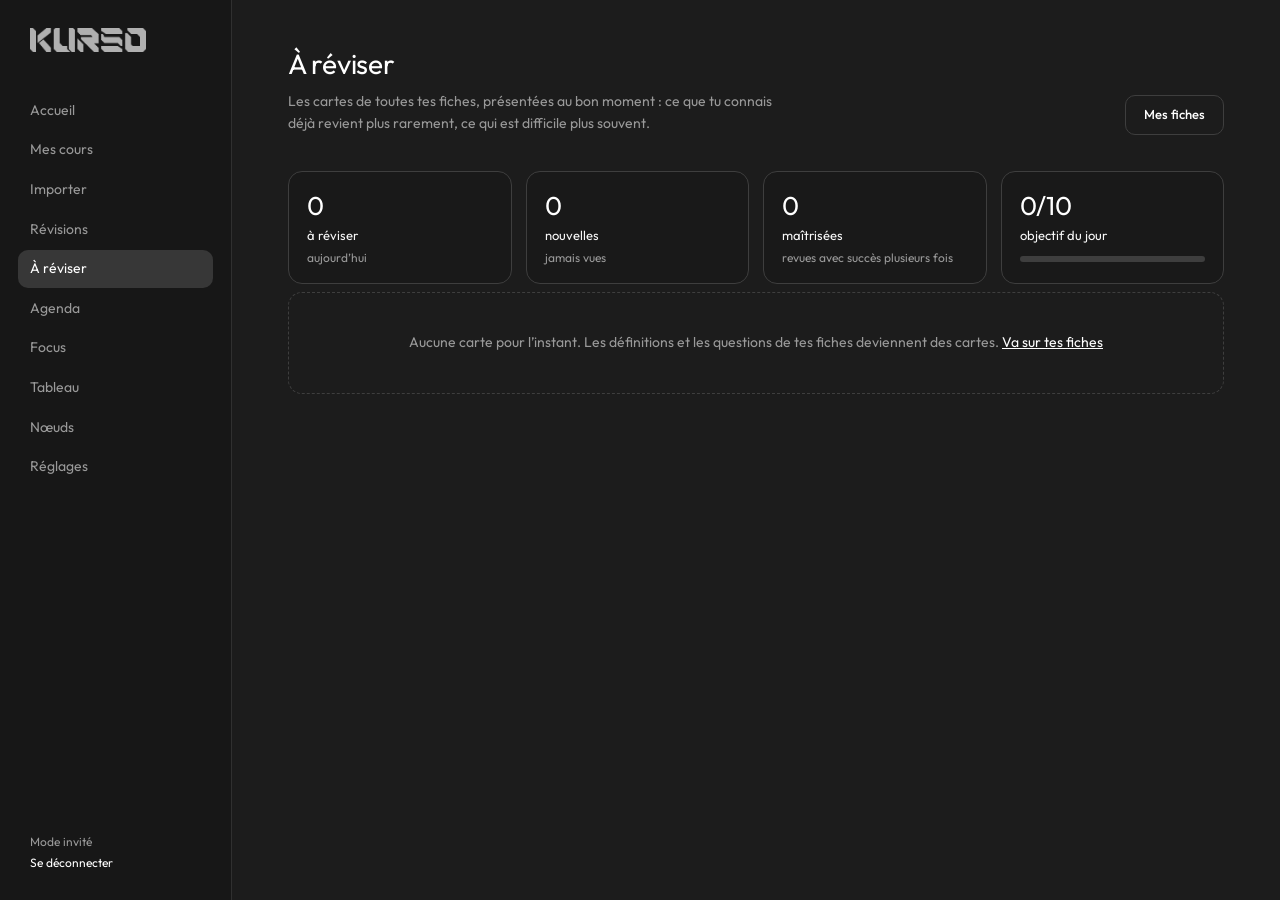
<file: reviser.html>
<!DOCTYPE html>
<html lang="fr">
<head>
  <meta charset="UTF-8">
  <meta name="viewport" content="width=device-width, initial-scale=1">
  <title>Kurso – À réviser</title>
  <link rel="preconnect" href="https://fonts.googleapis.com">
  <link rel="preconnect" href="https://fonts.gstatic.com" crossorigin>
  <link href="https://fonts.googleapis.com/css2?family=Outfit:wght@300;400;500&display=swap" rel="stylesheet">
  <meta name="theme-color" content="#1c1c1c">
  <script src="theme.js"></script>
  <link rel="stylesheet" href="style.css">
</head>
<body>
  <div class="app">
    <aside class="side">
      <a class="side__logo" href="guest.html"><img src="kurso.png" alt="Kurso" width="273" height="56"></a>
      <nav class="side__nav" aria-label="Navigation principale">
        <a href="guest.html">Accueil</a>
        <a href="cours.html">Mes cours</a>
        <a href="importer.html">Importer</a>
        <a href="revisions.html">Révisions</a>
        <a href="reviser.html" aria-current="page">À réviser</a>
        <a href="agenda.html">Agenda</a>
        <a href="focus.html">Focus</a>
        <a href="tableau.html">Tableau</a>
        <a href="noeuds.html">Nœuds</a>
        <a href="reglages.html">Réglages</a>
      </nav>
      <div class="side__foot">
        <span>Mode invité</span>
        <a href="login.html">Se déconnecter</a>
      </div>
    </aside>

    <main class="main">
      <header class="page-head">
        <div>
          <h1>À réviser</h1>
          <p class="lead">Les cartes de toutes tes fiches, présentées au bon moment : ce que tu connais déjà revient plus rarement, ce qui est difficile plus souvent.</p>
        </div>
        <div class="page-actions">
          <a class="btn btn--ghost" href="revisions.html">Mes fiches</a>
        </div>
      </header>
      <div class="tiles" id="tiles"></div>
      <div id="setup"></div>
      <div id="deck"></div>
      <div id="by-fiche"></div>
    </main>
  </div>

  <script src="core.js"></script>
  <script src="study.js"></script>
  <script src="reviser.js"></script>
</body>
</html>
</file>
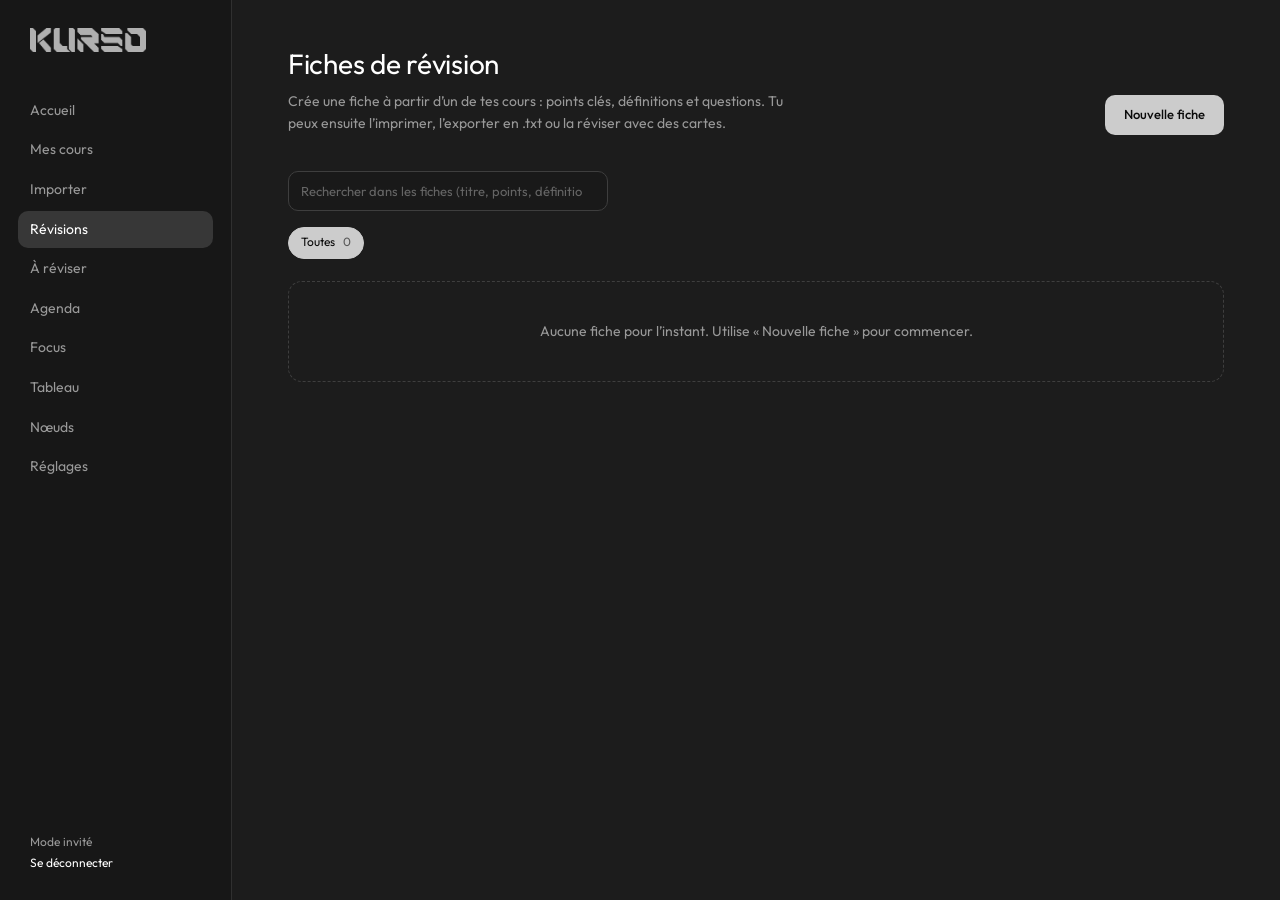
<file: revisions.html>
<!DOCTYPE html>
<html lang="fr">
<head>
  <meta charset="UTF-8">
  <meta name="viewport" content="width=device-width, initial-scale=1">
  <title>Kurso – Révisions</title>
  <link rel="preconnect" href="https://fonts.googleapis.com">
  <link rel="preconnect" href="https://fonts.gstatic.com" crossorigin>
  <link href="https://fonts.googleapis.com/css2?family=Outfit:wght@300;400;500&display=swap" rel="stylesheet">
  <meta name="theme-color" content="#1c1c1c">
  <script src="theme.js"></script>
  <link rel="stylesheet" href="style.css">
</head>
<body>
  <div class="app">
    <aside class="side">
      <a class="side__logo" href="guest.html"><img src="kurso.png" alt="Kurso" width="273" height="56"></a>
      <nav class="side__nav" aria-label="Navigation principale">
        <a href="guest.html">Accueil</a>
        <a href="cours.html">Mes cours</a>
        <a href="importer.html">Importer</a>
        <a href="revisions.html" aria-current="page">Révisions</a>
        <a href="reviser.html">À réviser</a>
        <a href="agenda.html">Agenda</a>
        <a href="focus.html">Focus</a>
        <a href="tableau.html">Tableau</a>
        <a href="noeuds.html">Nœuds</a>
        <a href="reglages.html">Réglages</a>
      </nav>
      <div class="side__foot">
        <span>Mode invité</span>
        <a href="login.html">Se déconnecter</a>
      </div>
    </aside>

    <main class="main">
      <header class="page-head">
        <div>
          <h1>Fiches de révision</h1>
          <p class="lead">Crée une fiche à partir d’un de tes cours : points clés, définitions et questions. Tu peux ensuite l’imprimer, l’exporter en .txt ou la réviser avec des cartes.</p>
        </div>
        <div class="page-actions">
          <button class="btn" id="new-fiche" type="button">Nouvelle fiche</button>
        </div>
      </header>

      <div class="toolbar">
        <input class="input" id="search" type="search" placeholder="Rechercher dans les fiches (titre, points, définitions)…" aria-label="Rechercher une fiche" autocomplete="off">
      </div>
      <div class="chips" id="chips" role="group" aria-label="Filtrer par matière"></div>
      <div id="fiches"></div>
    </main>
  </div>

  <script src="core.js"></script>
  <script src="study.js"></script>
  <script src="revisions.js"></script>
</body>
</html>
</file>
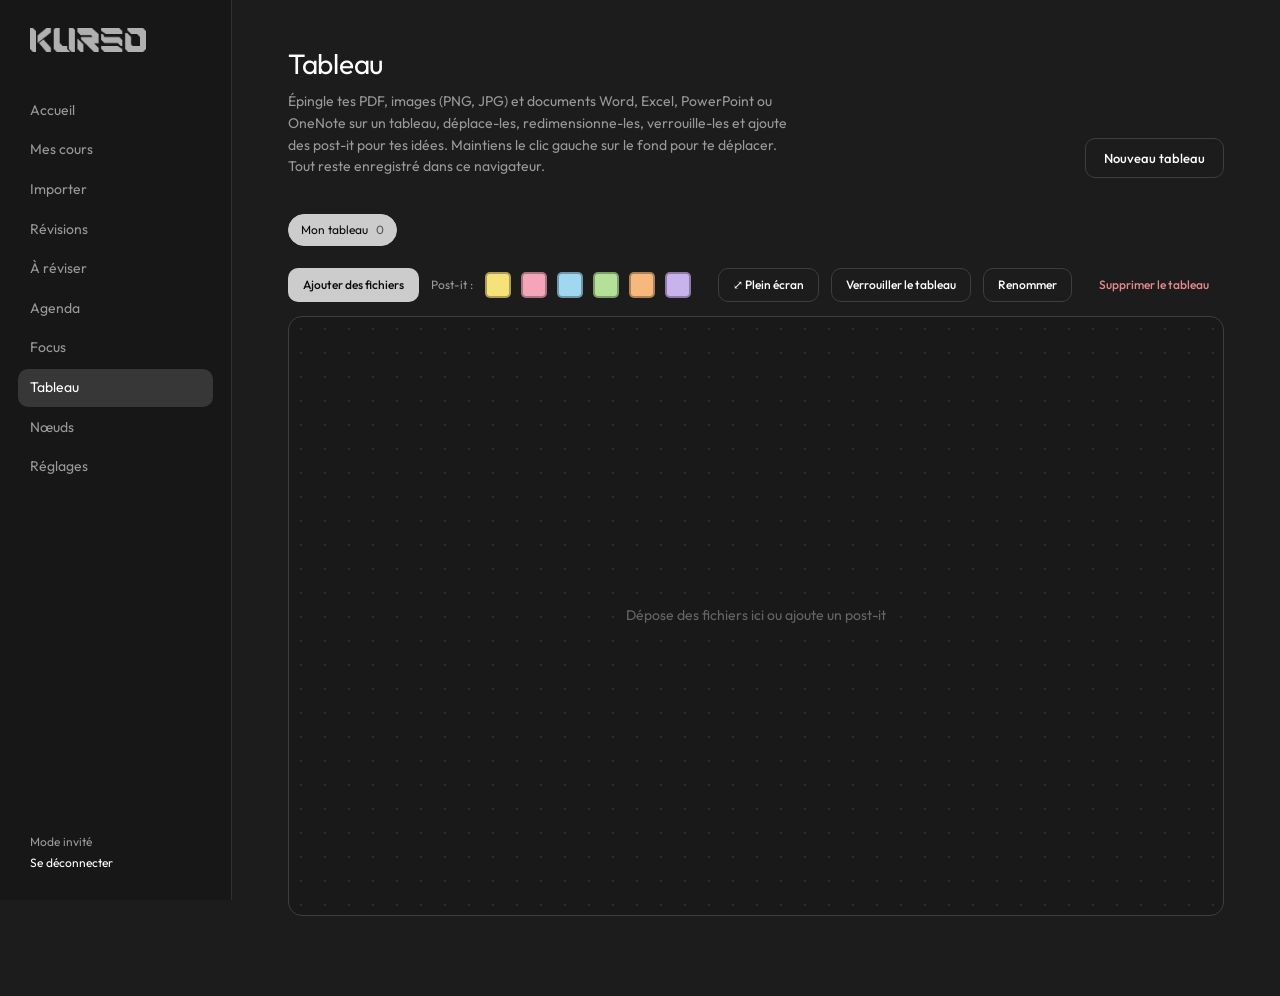
<file: tableau.html>
<!DOCTYPE html>
<html lang="fr">
<head>
  <meta charset="UTF-8">
  <meta name="viewport" content="width=device-width, initial-scale=1">
  <title>Kurso – Tableau</title>
  <link rel="preconnect" href="https://fonts.googleapis.com">
  <link rel="preconnect" href="https://fonts.gstatic.com" crossorigin>
  <link href="https://fonts.googleapis.com/css2?family=Outfit:wght@300;400;500&display=swap" rel="stylesheet">
  <meta name="theme-color" content="#1c1c1c">
  <script src="theme.js"></script>
  <link rel="stylesheet" href="style.css">
</head>
<body>
  <div class="app">
    <aside class="side">
      <a class="side__logo" href="guest.html"><img src="kurso.png" alt="Kurso" width="273" height="56"></a>
      <nav class="side__nav" aria-label="Navigation principale">
        <a href="guest.html">Accueil</a>
        <a href="cours.html">Mes cours</a>
        <a href="importer.html">Importer</a>
        <a href="revisions.html">Révisions</a>
        <a href="reviser.html">À réviser</a>
        <a href="agenda.html">Agenda</a>
        <a href="focus.html">Focus</a>
        <a href="tableau.html" aria-current="page">Tableau</a>
        <a href="noeuds.html">Nœuds</a>
        <a href="reglages.html">Réglages</a>
      </nav>
      <div class="side__foot">
        <span>Mode invité</span>
        <a href="login.html">Se déconnecter</a>
      </div>
    </aside>

    <main class="main main--wide">
      <header class="page-head">
        <div>
          <h1>Tableau</h1>
          <p class="lead">Épingle tes PDF, images (PNG, JPG) et documents Word, Excel, PowerPoint ou OneNote sur un tableau, déplace-les, redimensionne-les, verrouille-les et ajoute des post-it pour tes idées. Maintiens le clic gauche sur le fond pour te déplacer. Tout reste enregistré dans ce navigateur.</p>
        </div>
        <div class="page-actions">
          <button class="btn btn--ghost" id="new-board" type="button">Nouveau tableau</button>
        </div>
      </header>

      <div class="chips" id="boards" role="group" aria-label="Mes tableaux"></div>

      <div class="stage" id="stage">
      <div class="toolbar tb">
        <label class="btn btn--sm">
          Ajouter des fichiers
          <input class="sr-only" id="file-input" type="file" multiple accept=".pdf,.png,.jpg,.jpeg,.docx,.xlsx,.pptx,.one">
        </label>
        <span class="note">Post-it :</span>
        <div class="swatches" id="palette" role="group" aria-label="Ajouter un post-it"></div>
        <span class="spacer"></span>
        <button class="btn btn--ghost btn--sm" id="full-board" type="button" aria-pressed="false">⤢ Plein écran</button>
        <button class="btn btn--ghost btn--sm" id="lock-board" type="button" aria-pressed="false">Verrouiller le tableau</button>
        <button class="btn btn--ghost btn--sm" id="rename-board" type="button">Renommer</button>
        <button class="btn btn--danger btn--sm" id="del-board" type="button">Supprimer le tableau</button>
      </div>

      <div class="board-wrap">
        <div class="board" id="board" tabindex="0" role="region" aria-label="Tableau : maintiens le clic gauche sur le fond pour te déplacer">
          <div class="board__surface" id="surface"></div>
        </div>
        <p class="board__hint" id="hint">Dépose des fichiers ici ou ajoute un post-it</p>
      </div>
      </div>
    </main>
  </div>

  <script src="core.js"></script>
  <script src="study.js"></script>
  <script src="tableau.js"></script>
</body>
</html>
</file>
<file: style.css>
/* ==========================================================
   Kurso – feuille de style commune (même univers que login.css)
   ========================================================== */
:root {
  --bg: #1c1c1c;
  --side: #171717;
  --input-bg: #191919;
  --border: #353535;
  --border-hover: #4a4a4a;
  --line: #4a4a4a;
  --muted: #8c8c8c;
  --faint: #555555;
  --text: #ffffff;
  --text-soft: #dfe6ff;
  --btn-bg: #cccccc;
  --btn-bg-hover: #dddddd;
  --btn-text: #0a0a0a;
  --danger: #e58a8a;
  --ok: #8fc99a;
  --radius: 10px;
  --radius-lg: 14px;
  /* Variables pilotées par js/theme.js (valeurs de repli ci-dessous) */
  --hover: #212121;
  --active: #262626;
  --divider: #2a2a2a;
  --accent: #cccccc;
  --accent-text: #0a0a0a;
  --grid: #2e2e2e;
  --toast-bg: #e6e6e6;
  --toast-text: #111111;
  --focus: #ffffff;
  --font: "Outfit", system-ui, -apple-system, "Segoe UI", sans-serif;
  --fs: 1;
  --row-y: 12px;
  color-scheme: dark;
}

*, *::before, *::after { box-sizing: border-box; }
html, body { margin: 0; }
body {
  background: var(--bg);
  color: var(--text);
  font-family: var(--font);
  -webkit-font-smoothing: antialiased;
  line-height: 1.4;
}
body:has(dialog[open]) { overflow: hidden; }

a { color: inherit; }
:focus-visible { outline: 2px solid var(--focus); outline-offset: 2px; }
[hidden] { display: none !important; }
.sr-only { position: absolute; width: 1px; height: 1px; overflow: hidden; clip: rect(0 0 0 0); white-space: nowrap; }

/* ---------- Structure : menu latéral + contenu ---------- */
.app { display: grid; grid-template-columns: 232px minmax(0, 1fr); min-height: 100vh; }

.side {
  position: sticky; top: 0; height: 100vh;
  display: flex; flex-direction: column;
  padding: 28px 18px;
  background: var(--side);
  border-right: 1px solid var(--divider);
}
.side__logo { display: block; padding: 0 12px; }
.side__logo img { display: block; width: 116px; height: auto; }
.side__nav { display: flex; flex-direction: column; gap: 2px; margin-top: 40px; }
.side__nav a {
  padding: 9px 12px; border-radius: var(--radius);
  color: var(--muted); font-size: calc(14px * var(--fs)); text-decoration: none;
  transition: color .15s ease, background .15s ease;
}
.side__nav a:hover { color: var(--text); background: var(--hover); }
.side__nav a[aria-current="page"] { color: var(--text); background: var(--active); }
.side__foot { margin-top: auto; padding: 0 12px; display: flex; flex-direction: column; gap: 4px; font-size: calc(12px * var(--fs)); color: var(--muted); }
.side__foot a { color: var(--text); text-decoration: none; }
.side__foot a:hover { text-decoration: underline; }

.main { width: 100%; max-width: 1080px; padding: 44px clamp(20px, 5vw, 56px) 80px; }

.page-head { display: flex; justify-content: space-between; align-items: flex-end; gap: 16px; flex-wrap: wrap; margin-bottom: 36px; }
h1 { margin: 0; font-size: calc(28px * var(--fs)); font-weight: 400; letter-spacing: -0.01em; }
.lead { margin: 8px 0 0; max-width: 56ch; font-size: calc(14px * var(--fs)); line-height: 1.55; color: var(--muted); }
.page-actions { display: flex; gap: 10px; flex-wrap: wrap; }

/* Titre de section : même trait que le séparateur du login */
.section-title {
  display: flex; align-items: center; gap: 12px;
  margin: 40px 0 18px; font-size: calc(12px * var(--fs)); font-weight: 500; color: var(--text-soft);
}
.section-title::after { content: ""; flex: 1; height: 1px; background: var(--line); order: 1; }
.section-title a { order: 2; font-weight: 400; color: var(--muted); text-decoration: none; }
.section-title a:hover { color: var(--text); }

/* ---------- Boutons ---------- */
.btn {
  display: inline-flex; align-items: center; justify-content: center; gap: 8px;
  height: 40px; padding: 0 18px;
  background: var(--btn-bg); color: var(--btn-text);
  border: 1px solid transparent; border-radius: var(--radius);
  font: inherit; font-size: calc(13px * var(--fs)); font-weight: 500; text-decoration: none; cursor: pointer;
  transition: background .15s ease, border-color .15s ease;
}
.btn:hover { background: var(--btn-bg-hover); }
.btn:disabled { opacity: .5; cursor: default; }
.btn--ghost { background: transparent; color: var(--text); border-color: var(--border); }
.btn--ghost:hover { background: var(--hover); border-color: var(--border-hover); }
.btn--sm { height: 34px; padding: 0 14px; font-size: calc(12px * var(--fs)); }
.btn--danger { background: transparent; color: var(--danger); }
.btn--danger:hover { background: color-mix(in srgb, var(--danger) 14%, var(--bg)); }
.btn--danger-solid { background: #c96a6a; color: #150a0a; }
.btn--danger-solid:hover { background: #d77b7b; }
.spacer { margin-right: auto; }

/* ---------- Champs ---------- */
.field { display: flex; flex-direction: column; gap: 6px; margin-bottom: 14px; }
.field > span { font-size: calc(12px * var(--fs)); color: var(--muted); }
.input, .select, .textarea {
  width: 100%;
  background: var(--input-bg); border: 1px solid var(--border); border-radius: var(--radius);
  color: var(--text); font: inherit; font-size: calc(13px * var(--fs)); outline: none;
  transition: border-color .15s ease;
}
.input, .select { height: 40px; padding: 0 12px; }
.textarea { min-height: 84px; padding: 10px 12px; line-height: 1.5; resize: vertical; }
.input::placeholder, .textarea::placeholder { color: var(--faint); }
.input:hover, .select:hover, .textarea:hover { border-color: var(--border-hover); }
.input:focus-visible, .select:focus-visible, .textarea:focus-visible { border-color: var(--muted); outline: none; }
.select {
  appearance: none; padding-right: 34px;
  background-image: url("data:image/svg+xml,%3Csvg xmlns='http://www.w3.org/2000/svg' width='12' height='12' viewBox='0 0 24 24' fill='none' stroke='%238c8c8c' stroke-width='2' stroke-linecap='round' stroke-linejoin='round'%3E%3Cpath d='M6 9l6 6 6-6'/%3E%3C/svg%3E");
  background-repeat: no-repeat; background-position: right 12px center;
}
.row2 { display: grid; grid-template-columns: 1fr 1fr; gap: 12px; }
.check { display: flex; align-items: center; gap: 10px; margin-bottom: 14px; font-size: calc(13px * var(--fs)); cursor: pointer; }
.check input { width: 16px; height: 16px; accent-color: var(--accent); }

.note { margin: 0; font-size: calc(12px * var(--fs)); line-height: 1.5; color: var(--muted); }
.note--block { margin-bottom: 14px; }
.msg--error { margin: 0 0 12px; font-size: calc(12px * var(--fs)); color: var(--danger); }
.msg--ok { margin: 0; font-size: calc(13px * var(--fs)); color: var(--ok); }

/* ---------- Filtres ---------- */
.toolbar { display: flex; flex-wrap: wrap; gap: 10px; align-items: center; margin-bottom: 16px; }
.toolbar .input { flex: 1 1 220px; max-width: 320px; }
.toolbar .select { width: auto; min-width: 150px; }

.chips { display: flex; flex-wrap: wrap; gap: 8px; margin-bottom: 22px; }
.chip {
  display: inline-flex; align-items: center; gap: 8px;
  height: 32px; padding: 0 12px;
  background: transparent; border: 1px solid var(--border); border-radius: 999px;
  color: var(--muted); font: inherit; font-size: calc(12px * var(--fs)); cursor: pointer;
  transition: border-color .15s ease, color .15s ease;
}
.chip:hover { border-color: var(--border-hover); color: var(--text); }
.chip[aria-pressed="true"] { background: var(--accent); border-color: var(--accent); color: var(--accent-text); }
.chip__n { opacity: .6; }

/* ---------- Liste de cours ---------- */
.list { display: flex; flex-direction: column; background: var(--input-bg); border: 1px solid var(--border); border-radius: var(--radius-lg); overflow: hidden; }
.row {
  display: grid; grid-template-columns: 40px minmax(0, 1fr) 72px 130px; align-items: center; gap: 14px;
  width: 100%; padding: var(--row-y) 16px;
  background: none; border: 0; border-bottom: 1px solid var(--divider);
  color: inherit; font: inherit; text-align: left; text-decoration: none; cursor: pointer;
  transition: background .15s ease;
}
.row:last-child { border-bottom: 0; }
.row:hover { background: var(--hover); }
.row:focus-visible { outline-offset: -2px; }
.row__title { display: block; font-size: calc(14px * var(--fs)); overflow: hidden; text-overflow: ellipsis; white-space: nowrap; }
.row__sub { display: flex; align-items: center; gap: 7px; margin-top: 2px; font-size: calc(12px * var(--fs)); color: var(--muted); }
.row__meta { font-size: calc(12px * var(--fs)); color: var(--muted); text-align: right; }

.badge {
  display: grid; place-items: center; width: 40px; height: 40px;
  background: var(--hover); border: 1px solid var(--border); border-radius: 8px;
  font-size: calc(10px * var(--fs)); font-weight: 500; color: var(--text-soft);
}
.badge--pdf { color: #e9a0a0; border-color: #4a3232; }
.badge--png { color: #a0c4e9; border-color: #2f3d4d; }
.badge--txt { color: #b5d9a8; border-color: #35422f; }
.badge--jpg { color: #a0c4e9; border-color: #2f3d4d; }
.badge--jpeg { color: #a0c4e9; border-color: #2f3d4d; }
.badge--docx { color: #9db8f0; border-color: #2f3a55; }
.badge--xlsx { color: #9fdcae; border-color: #2f4a38; }
.badge--pptx { color: #f0b690; border-color: #55392b; }
.badge--one { color: #cdaaf0; border-color: #433456; }
.badge--fiche { color: #e0cf9a; border-color: #4a4330; }

.dot { flex: none; width: 8px; height: 8px; border-radius: 50%; }
.dot--lg { width: 12px; height: 12px; }

.empty {
  padding: 40px 20px; text-align: center; font-size: calc(14px * var(--fs)); color: var(--muted);
  border: 1px dashed var(--border); border-radius: var(--radius-lg);
}
.empty a { color: var(--text); }

/* ---------- Cartes : matières et fiches ---------- */
.grid { display: grid; grid-template-columns: repeat(auto-fill, minmax(210px, 1fr)); gap: 14px; }
.subject, .fiche {
  position: relative; display: flex; flex-direction: column; gap: 6px;
  min-height: 112px; padding: 18px;
  background: var(--input-bg); border: 1px solid var(--border); border-radius: var(--radius-lg);
  color: inherit; text-decoration: none;
  transition: border-color .15s ease;
}
.subject:hover, .fiche:hover, .subject:focus-within { border-color: var(--border-hover); }
.subject__name { display: flex; align-items: center; gap: 10px; font-size: calc(16px * var(--fs)); text-decoration: none; }
.subject__name::after { content: ""; position: absolute; inset: 0; border-radius: inherit; }
.subject__name:focus-visible { outline: none; }
.subject:focus-within { border-color: var(--muted); }
.subject__stats { margin: auto 0 0; font-size: calc(12px * var(--fs)); color: var(--muted); }
.subject__edit {
  position: absolute; top: 12px; right: 12px; z-index: 1;
  background: none; border: 0; padding: 4px 6px; border-radius: 6px;
  color: var(--muted); font: inherit; font-size: calc(12px * var(--fs)); cursor: pointer;
}
.subject__edit:hover { color: var(--text); }
.subject--add { align-items: center; justify-content: center; border-style: dashed; color: var(--muted); font: inherit; font-size: calc(13px * var(--fs)); cursor: pointer; }
.subject--add:hover { color: var(--text); }

.fiche__subject { display: flex; align-items: center; gap: 8px; font-size: calc(12px * var(--fs)); color: var(--muted); }
.fiche__title { font-size: calc(16px * var(--fs)); line-height: 1.3; overflow-wrap: anywhere; }
.fiche__stats { margin-top: auto; font-size: calc(12px * var(--fs)); color: var(--muted); }

/* ---------- Zone d’import ---------- */
.drop {
  display: flex; flex-direction: column; align-items: center; justify-content: center; gap: 8px;
  min-height: 220px; padding: 32px; text-align: center;
  background: var(--input-bg); border: 1px dashed var(--line); border-radius: var(--radius-lg);
  cursor: pointer; transition: border-color .15s ease, background .15s ease;
}
.drop:hover, .drop.is-over, .drop:focus-within { border-color: var(--muted); background: var(--hover); }
.drop:focus-within { outline: 2px solid var(--focus); outline-offset: 2px; }
.drop__title { font-size: calc(16px * var(--fs)); }
.drop__hint { font-size: calc(12px * var(--fs)); color: var(--muted); }
.status { margin-top: 16px; display: flex; flex-direction: column; gap: 8px; }
.status ul { margin: 0; padding-left: 18px; font-size: calc(12px * var(--fs)); color: var(--danger); line-height: 1.6; }
.status a { color: var(--text); }

/* ---------- Popups ---------- */
.dlg {
  width: min(860px, calc(100% - 32px)); max-height: calc(100dvh - 32px);
  padding: 0; overflow: auto;
  background: var(--bg); color: var(--text);
  border: 1px solid var(--border); border-radius: var(--radius-lg);
}
.dlg--md { width: min(480px, calc(100% - 32px)); }
.dlg--sm { width: min(380px, calc(100% - 32px)); }
.dlg::backdrop { background: rgba(0, 0, 0, .65); }
.dlg[open] { animation: pop .16s ease-out; }
@keyframes pop { from { opacity: 0; transform: translateY(6px); } to { opacity: 1; transform: none; } }

.dlg__head { display: flex; align-items: center; justify-content: space-between; padding: 16px 22px; border-bottom: 1px solid var(--divider); }
.dlg__title { margin: 0; font-size: calc(16px * var(--fs)); font-weight: 500; }
.dlg__x { width: 32px; height: 32px; background: none; border: 0; border-radius: 6px; color: var(--muted); font-size: calc(22px * var(--fs)); line-height: 1; cursor: pointer; }
.dlg__x:hover { color: var(--text); background: var(--active); }
.dlg__pad { padding: 20px 22px; }
.dlg__text { margin: 0 0 20px; font-size: calc(14px * var(--fs)); line-height: 1.5; }
.dlg__grid { display: grid; grid-template-columns: minmax(0, 5fr) minmax(0, 6fr); }
.dlg__form { padding: 20px 22px; }
.dlg__tools { display: flex; flex-wrap: wrap; gap: 8px; margin-bottom: 18px; }
.dlg__actions { display: flex; flex-wrap: wrap; align-items: center; justify-content: flex-end; gap: 10px; }

.preview {
  display: flex; align-items: center; justify-content: center; min-height: 320px; padding: 16px; overflow: hidden;
  background: var(--input-bg); border-right: 1px solid var(--divider);
}
.preview--text { align-items: flex-start; }
.preview img { max-width: 100%; max-height: 420px; object-fit: contain; border-radius: 6px; }
.preview iframe { width: 100%; height: 420px; border: 0; border-radius: 6px; background: #fff; }
.preview__text { width: 100%; max-height: 420px; margin: 0; overflow: auto; font: 12px/1.6 ui-monospace, Menlo, Consolas, monospace; white-space: pre-wrap; overflow-wrap: anywhere; color: var(--text-soft); }

.info { display: grid; grid-template-columns: auto 1fr; gap: 6px 16px; margin: 6px 0 18px; font-size: calc(12px * var(--fs)); }
.info dt { color: var(--muted); }
.info dd { margin: 0; color: var(--text); overflow-wrap: anywhere; }

.swatches { display: flex; flex-wrap: wrap; gap: 10px; }
.swatch { width: 26px; height: 26px; padding: 0; border: 2px solid transparent; border-radius: 50%; cursor: pointer; }
.swatch[aria-checked="true"] { border-color: var(--text); box-shadow: inset 0 0 0 2px var(--bg); }

.toasts { position: fixed; bottom: 20px; left: 50%; z-index: 100; display: flex; flex-direction: column; gap: 8px; transform: translateX(-50%); pointer-events: none; }
.toast { padding: 10px 16px; background: var(--toast-bg); color: var(--toast-text); border-radius: var(--radius); font-size: calc(13px * var(--fs)); animation: pop .16s ease-out; }

/* ---------- Page fiche ---------- */
.back { display: inline-block; margin-bottom: 18px; font-size: calc(13px * var(--fs)); color: var(--muted); text-decoration: none; }
.back:hover { color: var(--text); }
.title-input {
  width: 100%; padding: 4px 0;
  background: none; border: 0; border-bottom: 1px solid transparent; outline: none;
  color: var(--text); font: inherit; font-size: calc(28px * var(--fs)); font-weight: 400; letter-spacing: -0.01em;
}
.title-input:hover { border-bottom-color: var(--border); }
.title-input:focus-visible { border-bottom-color: var(--muted); }
.meta { display: flex; flex-wrap: wrap; align-items: center; gap: 10px; margin: 12px 0 0; }
.meta .select { width: auto; height: 34px; font-size: calc(12px * var(--fs)); }
.saved { margin-left: auto; font-size: calc(12px * var(--fs)); color: var(--muted); }
.tools { display: flex; flex-wrap: wrap; gap: 8px; margin-top: 18px; }

.tabs { display: flex; gap: 4px; margin: 26px 0 8px; border-bottom: 1px solid var(--line); }
.tab {
  margin-bottom: -1px; padding: 10px 14px;
  background: none; border: 0; border-bottom: 2px solid transparent;
  color: var(--muted); font: inherit; font-size: calc(14px * var(--fs)); cursor: pointer;
}
.tab:hover { color: var(--text); }
.tab[aria-selected="true"] { color: var(--text); border-bottom-color: var(--accent); }

.item { display: grid; grid-template-columns: minmax(0, 1fr) 32px; gap: 8px; align-items: start; margin-bottom: 8px; }
.item--pair { grid-template-columns: minmax(0, 1fr) minmax(0, 1fr) 32px; }
.textarea--auto { min-height: 40px; height: 40px; padding: 9px 12px; line-height: 1.45; overflow: hidden; resize: none; }
.x { width: 32px; height: 40px; background: none; border: 0; border-radius: 6px; color: var(--muted); font-size: calc(18px * var(--fs)); cursor: pointer; }
.x:hover { color: var(--danger); }
.block .note { margin-bottom: 12px; }
.block .add { margin-top: 6px; }

.deck { max-width: 560px; margin: 28px auto 0; text-align: center; }
.deck__count { margin: 0 0 14px; font-size: calc(13px * var(--fs)); color: var(--muted); }
.card {
  display: flex; flex-direction: column; align-items: center; justify-content: center; gap: 12px;
  width: 100%; min-height: 260px; padding: 32px;
  background: var(--input-bg); border: 1px solid var(--border); border-radius: var(--radius-lg);
  color: var(--text); font: inherit; text-align: center; cursor: pointer;
  transition: border-color .15s ease, background .15s ease;
}
.card:hover { border-color: var(--border-hover); }
.card[data-side="back"] { background: var(--active); border-color: var(--muted); }
.card__kind { font-size: calc(12px * var(--fs)); color: var(--muted); }
.card__text { font-size: calc(20px * var(--fs)); line-height: 1.45; white-space: pre-wrap; overflow-wrap: anywhere; }
.deck__actions { display: flex; justify-content: center; align-items: center; gap: 10px; min-height: 40px; margin-top: 16px; }
.deck__title { margin: 0 0 8px; font-size: calc(20px * var(--fs)); font-weight: 400; }

/* ---------- Mobile ---------- */
@media (max-width: 820px) {
  .app { grid-template-columns: 1fr; }
  .side {
    position: static; height: auto; flex-direction: row; flex-wrap: wrap; align-items: center; gap: 12px 20px;
    padding: 16px 20px; border-right: 0; border-bottom: 1px solid var(--divider);
  }
  .side__logo { padding: 0; }
  .side__logo img { width: 96px; }
  .side__nav { flex-direction: row; flex-wrap: wrap; margin: 0; }
  .side__foot { flex-direction: row; gap: 12px; margin: 0 0 0 auto; padding: 0; }
  .main { padding-top: 28px; }
}
@media (max-width: 720px) {
  .dlg__grid { grid-template-columns: 1fr; }
  .preview { min-height: 200px; border-right: 0; border-bottom: 1px solid var(--divider); }
  .preview img, .preview__text { max-height: 240px; }
  .preview iframe { height: 240px; }
}
@media (max-width: 640px) {
  .row { grid-template-columns: 40px minmax(0, 1fr); }
  .row__meta { display: none; }
  .row__meta:last-child { display: block; grid-column: 2; text-align: left; }
  .row2 { grid-template-columns: 1fr; }
  .item--pair { grid-template-columns: minmax(0, 1fr) 32px; }
  .item--pair > .x { grid-column: 2; grid-row: 1; }
  .item--pair > .textarea { grid-column: 1; }
  h1, .title-input { font-size: calc(24px * var(--fs)); }
}
@media (prefers-reduced-motion: reduce) {
  .dlg[open], .toast { animation: none; }
  * { transition: none !important; }
}

/* ---------- Impression d’une fiche ---------- */
@media print {
  :root { color-scheme: light; --bg: #fff !important; --input-bg: #fff !important; --text: #000 !important; --text-soft: #222 !important; --muted: #555 !important; --faint: #777 !important; --border: #bbb !important; --line: #bbb !important; --divider: #ddd !important; --hover: #f3f3f3 !important; --active: #eee !important; }
  body { background: #fff; color: #000; }
  .side, .tabs, .tools, .back, .saved, .add, .x, .toasts, #f-course, .section-title::after { display: none !important; }
  .app { display: block; }
  .main { max-width: none; padding: 0; }
  .input, .textarea, .select, .title-input { background: #fff !important; color: #000 !important; border-color: #bbb !important; background-image: none !important; }
  .section-title { color: #000; }
  #panel-cards, #panel-quiz { display: none !important; }
  #panel-sheet { display: block !important; }
}

/* ---------- Tableau ---------- */
.main--wide { max-width: none; }
.tb { gap: 12px; margin-bottom: 14px; }
.tb .btn { position: relative; }
.tb .btn:focus-within { outline: 2px solid var(--focus); outline-offset: 2px; }
.swatches--sm { gap: 8px; }
.swatch--note { border-radius: 5px; border-color: rgba(0, 0, 0, .3); transition: transform .12s ease; }
.swatch--note:hover { transform: translateY(-2px); }

.board-wrap { position: relative; }
.board {
  height: max(420px, calc(100vh - 300px)); overflow: auto;
  background: radial-gradient(var(--grid) 1px, transparent 1px) 0 0 / 24px 24px, var(--input-bg);
  border: 1px solid var(--border); border-radius: var(--radius-lg);
  transition: border-color .15s ease;
}
.board.is-over { border-color: var(--muted); }
/* Pas de barre de défilement : on se déplace en maintenant le clic gauche sur le fond */
.board { scrollbar-width: none; -ms-overflow-style: none; overscroll-behavior: contain; touch-action: none; }
.board::-webkit-scrollbar { display: none; }
html:not([data-cursor="cross"]):not([data-cursor="custom"]) .board { cursor: grab; }
html:not([data-cursor="cross"]):not([data-cursor="custom"]) .board.is-panning { cursor: grabbing; }
.board.is-panning { user-select: none; }

/* Plein écran */
.stage { display: block; }
.stage:fullscreen, .stage.is-pseudo-full { display: flex; flex-direction: column; padding: 12px; background: var(--bg); }
.stage.is-pseudo-full { position: fixed; inset: 0; z-index: 90; }
.stage:fullscreen .tb, .stage.is-pseudo-full .tb { flex: none; }
.stage:fullscreen .board-wrap, .stage.is-pseudo-full .board-wrap { flex: 1; min-height: 0; }
.stage:fullscreen .board, .stage.is-pseudo-full .board { height: 100%; }
.board__surface { position: relative; width: 2400px; height: 1600px; }
.board__hint { position: absolute; inset: 0; display: grid; place-items: center; margin: 0; font-size: calc(14px * var(--fs)); color: var(--faint); pointer-events: none; }

.it { position: absolute; display: flex; flex-direction: column; overflow: hidden; border-radius: 10px; box-shadow: 0 6px 18px rgba(0, 0, 0, .35); }
.it:focus-within { box-shadow: 0 0 0 2px var(--focus), 0 6px 18px rgba(0, 0, 0, .35); }
.it--file { background: var(--active); border: 1px solid var(--border); }
.it--note { background: var(--c, #f7e27a); color: #1a1a1a; }
.it__bar { display: flex; align-items: center; flex: none; gap: 4px; height: 30px; padding: 0 6px 0 10px; font-size: calc(12px * var(--fs)); cursor: grab; touch-action: none; user-select: none; }
.it__bar:active { cursor: grabbing; }
.it__bar:focus-visible { outline-offset: -2px; }
.it--file .it__bar { background: var(--border); color: var(--text); }
.it--note .it__bar { background: rgba(0, 0, 0, .1); }
.it__name { flex: 1; min-width: 0; overflow: hidden; text-overflow: ellipsis; white-space: nowrap; }
.it__btn {
  display: grid; place-items: center; flex: none; width: 22px; height: 22px; padding: 0;
  background: none; border: 0; border-radius: 5px; color: inherit;
  font: inherit; font-size: calc(16px * var(--fs)); line-height: 1; text-decoration: none; opacity: .7; cursor: pointer;
}
.it__btn:hover { opacity: 1; background: rgba(127, 127, 127, .25); }
.it__dot { width: 13px; height: 13px; border: 2px solid rgba(0, 0, 0, .5); border-radius: 50%; }
.it__body { display: flex; flex: 1; align-items: center; justify-content: center; min-height: 0; padding: 8px; }
.it__body img { max-width: 100%; max-height: 100%; object-fit: contain; border-radius: 4px; -webkit-user-drag: none; user-select: none; }
.it__pdf { display: flex; flex-direction: column; align-items: center; gap: 8px; font-size: calc(12px * var(--fs)); color: var(--muted); }
.it__text { flex: 1; width: 100%; min-height: 0; padding: 10px 12px; background: none; border: 0; outline: none; resize: none; color: inherit; font: inherit; font-size: calc(14px * var(--fs)); line-height: 1.45; }
.it__text::placeholder { color: rgba(0, 0, 0, .45); }
.it__rs {
  position: absolute; right: 0; bottom: 0; width: 18px; height: 18px; cursor: nwse-resize; touch-action: none;
  background: linear-gradient(135deg, transparent 50%, rgba(127, 127, 127, .8) 50% 58%, transparent 58% 70%, rgba(127, 127, 127, .8) 70% 78%, transparent 78%);
}

/* Aperçu PDF, verrouillage et cartes de documents */
.it__body--pdf { position: relative; padding: 0; align-items: stretch; }
.it__frame { flex: 1; width: 100%; height: 100%; border: 0; background: #fff; }
.it__shield { position: absolute; inset: 0; cursor: pointer; }
.it__kind { font-weight: 500; color: var(--text); font-size: calc(13px * var(--fs)); }
.it__lock { font-size: calc(12px * var(--fs)); }
.it__lock:disabled { cursor: not-allowed; }
.it.is-locked .it__bar { cursor: default; }
.it.is-locked .it__rs { display: none; }
.it.is-locked { box-shadow: 0 0 0 1px color-mix(in srgb, var(--text) 25%, transparent), 0 6px 18px rgba(0, 0, 0, .35); }


/* ---------- Badges en thème clair ---------- */
html[data-scheme="light"] .badge--pdf { color: #a33a3a; border-color: #e3bcbc; }
html[data-scheme="light"] .badge--png, html[data-scheme="light"] .badge--jpg, html[data-scheme="light"] .badge--jpeg { color: #2f6aa3; border-color: #bcd3ea; }
html[data-scheme="light"] .badge--txt { color: #3f7a2f; border-color: #c5dfb9; }
html[data-scheme="light"] .badge--docx { color: #2f4fa3; border-color: #bccaea; }
html[data-scheme="light"] .badge--xlsx { color: #2f7a47; border-color: #b9dfc5; }
html[data-scheme="light"] .badge--pptx { color: #a34f1f; border-color: #eacdbc; }
html[data-scheme="light"] .badge--one { color: #6a3fa3; border-color: #d6c5ea; }
html[data-scheme="light"] .badge--fiche { color: #8a6d12; border-color: #e6d9a8; }

/* ---------- Curseur (réglage « Curseur ») : croix par défaut ---------- */
html[data-cursor="cross"], html[data-cursor="cross"] :where(body, a, button, label, summary, select, [role="button"], .btn, .chip, .drop, .it__bar, .it__btn, .it__shield, .it__rs, .it.is-locked .it__bar, .it__lock:disabled) { cursor: crosshair !important; }
html[data-cursor="custom"], html[data-cursor="custom"] :where(body, a, button, label, summary, select, [role="button"], .btn, .chip, .drop, .it__bar, .it__btn, .it__shield, .it__rs, .it.is-locked .it__bar, .it__lock:disabled) { cursor: url("../curseur.png") 4 4, crosshair !important; }
html[data-cursor="cross"] :where(input:not([type="file"]):not([type="checkbox"]):not([type="radio"]):not([type="range"]):not([type="color"]), textarea),
html[data-cursor="custom"] :where(input:not([type="file"]):not([type="checkbox"]):not([type="radio"]):not([type="range"]):not([type="color"]), textarea) { cursor: text !important; }

/* ---------- Animations coupées (réglage « Animations ») ---------- */
html[data-motion="off"] *, html[data-motion="off"] *::before, html[data-motion="off"] *::after { animation: none !important; transition: none !important; }

/* ==========================================================
   Nouvelles fonctions : réglages, statistiques, révision,
   quiz, agenda, minuteur
   ========================================================== */
.side__nav a { display: flex; align-items: center; justify-content: space-between; gap: 8px; }
.nav__badge { min-width: 20px; padding: 1px 6px; border-radius: 999px; background: var(--accent); color: var(--accent-text); font-size: calc(11px * var(--fs)); font-weight: 500; text-align: center; }

.panel { padding: 20px; background: var(--input-bg); border: 1px solid var(--border); border-radius: var(--radius-lg); }
.row3 { display: grid; grid-template-columns: repeat(3, minmax(0, 1fr)); gap: 12px; }
.two { display: grid; grid-template-columns: minmax(0, 1fr) minmax(0, 1fr); gap: 0 32px; }
.chips--tight { margin-bottom: 0; }

/* Petites étiquettes */
.star { color: var(--accent); }
.tag { display: inline-block; padding: 1px 8px; border: 1px solid var(--border); border-radius: 999px; font-size: calc(11px * var(--fs)); color: var(--text-soft); }
.tag--todo { color: var(--muted); }
.tag--learning { color: #d9a441; border-color: color-mix(in srgb, #d9a441 45%, var(--border)); }
.tag--done { color: var(--ok); border-color: color-mix(in srgb, var(--ok) 45%, var(--border)); }
.tag--type { margin-right: 4px; }
.tag--controle, .tag--examen { color: var(--danger); border-color: color-mix(in srgb, var(--danger) 45%, var(--border)); }
.fiche__due { color: var(--accent); }
.is-late { color: var(--danger) !important; }

/* Tuiles de statistiques */
.tiles { display: grid; grid-template-columns: repeat(auto-fit, minmax(170px, 1fr)); gap: 14px; margin-bottom: 8px; }
.tiles--2 { grid-template-columns: repeat(2, minmax(0, 1fr)); }
.tile { display: flex; flex-direction: column; gap: 2px; padding: 16px 18px; background: var(--input-bg); border: 1px solid var(--border); border-radius: var(--radius-lg); color: inherit; text-decoration: none; transition: border-color .15s ease; }
.tile--link:hover { border-color: var(--border-hover); }
.tile__n { margin: 0; font-size: calc(26px * var(--fs)); font-weight: 400; letter-spacing: -0.01em; }
.tile__l { margin: 0; font-size: calc(13px * var(--fs)); color: var(--text-soft); }
.tile__h { margin: 4px 0 0; font-size: calc(12px * var(--fs)); color: var(--muted); }
.meter { height: 6px; margin-top: 10px; overflow: hidden; background: var(--border); border-radius: 999px; }
.meter > span { display: block; height: 100%; background: var(--accent); border-radius: inherit; transition: width .3s ease; }

/* Histogramme */
.bars { display: grid; grid-template-columns: repeat(7, minmax(0, 1fr)); gap: 10px; align-items: end; height: 170px; padding: 14px 14px 10px; background: var(--input-bg); border: 1px solid var(--border); border-radius: var(--radius-lg); }
.bar { display: grid; grid-template-rows: 16px 1fr 18px; justify-items: center; height: 100%; min-width: 0; }
.bar__val { font-size: calc(11px * var(--fs)); color: var(--muted); }
.bar__track { display: flex; align-items: flex-end; width: 100%; max-width: 34px; height: 100%; }
.bar__fill { display: block; width: 100%; min-height: 3px; background: color-mix(in srgb, var(--accent) 55%, var(--bg)); border-radius: 5px 5px 2px 2px; }
.bar.is-today .bar__fill { background: var(--accent); }
.bar__lbl { font-size: calc(11px * var(--fs)); color: var(--muted); text-transform: capitalize; }
.hbars { display: flex; flex-direction: column; gap: 10px; }
.hbar { display: grid; grid-template-columns: 130px minmax(0, 1fr) 64px; align-items: center; gap: 10px; font-size: calc(12px * var(--fs)); }
.hbar__name { display: flex; align-items: center; gap: 7px; min-width: 0; overflow: hidden; text-overflow: ellipsis; white-space: nowrap; color: var(--text-soft); }
.hbar__track { height: 8px; overflow: hidden; background: var(--border); border-radius: 999px; }
.hbar__track > span { display: block; height: 100%; border-radius: inherit; }
.hbar__val { text-align: right; color: var(--muted); }

/* Révision : boutons de notation et cartes */
.deck__actions { flex-wrap: wrap; }
.deck__actions .grade { flex-direction: column; gap: 2px; height: 52px; min-width: 96px; }
.grade small { font-size: calc(10px * var(--fs)); font-weight: 400; opacity: .7; }
.grade--again { background: transparent; color: var(--danger); border-color: color-mix(in srgb, var(--danger) 50%, var(--border)); }
.grade--again:hover { background: color-mix(in srgb, var(--danger) 14%, var(--bg)); }
.grade--hard { background: transparent; color: var(--text); border-color: var(--border); }
.grade--hard:hover { background: var(--hover); }
.card__sub { display: inline-flex; align-items: center; gap: 6px; }
.deck .note { margin-bottom: 8px; }

/* Quiz */
.deck--quiz { max-width: 640px; text-align: left; }
.deck--quiz .deck__count { text-align: center; }
.quiz__q { display: flex; flex-direction: column; gap: 10px; padding: 24px; margin-bottom: 14px; background: var(--input-bg); border: 1px solid var(--border); border-radius: var(--radius-lg); }
.quiz__opts { display: flex; flex-direction: column; gap: 8px; }
.opt { display: flex; align-items: center; gap: 12px; width: 100%; min-height: 46px; padding: 10px 14px; background: transparent; border: 1px solid var(--border); border-radius: var(--radius); color: var(--text); font: inherit; font-size: calc(14px * var(--fs)); text-align: left; transition: border-color .15s ease, background .15s ease; }
.opt:hover:not(:disabled) { border-color: var(--border-hover); background: var(--hover); }
.opt:disabled { opacity: 1; }
.opt kbd { display: grid; place-items: center; flex: none; width: 22px; height: 22px; border: 1px solid var(--border); border-radius: 5px; font: inherit; font-size: calc(11px * var(--fs)); color: var(--muted); }
.opt.is-right { border-color: var(--ok); background: color-mix(in srgb, var(--ok) 14%, var(--bg)); }
.opt.is-wrong { border-color: var(--danger); background: color-mix(in srgb, var(--danger) 14%, var(--bg)); }

/* Agenda */
.task { display: grid; grid-template-columns: 28px minmax(0, 1fr) auto 32px; align-items: center; gap: 12px; padding: var(--row-y) 16px; border-bottom: 1px solid var(--divider); }
.task:last-child { border-bottom: 0; }
.task__check input { width: 18px; height: 18px; accent-color: var(--accent); }
.task__title { display: block; font-size: calc(14px * var(--fs)); overflow-wrap: anywhere; }
.task.is-done .task__title { text-decoration: line-through; color: var(--muted); }
.task__count { font-size: calc(13px * var(--fs)); color: var(--text-soft); white-space: nowrap; }
.task.is-late .task__count { color: var(--danger); }
.task__link { margin-left: 8px; color: var(--text-soft); }
.task .row__sub { flex-wrap: wrap; }
.task .x { height: 32px; }
.row--deadline { grid-template-columns: 40px minmax(0, 1fr) 0 90px; }
.block { margin-bottom: 8px; }
.block .list { margin-bottom: 8px; }

/* Minuteur Focus */
.focus { display: grid; grid-template-columns: minmax(0, 5fr) minmax(0, 6fr); gap: 24px; align-items: start; }
.timer { padding: 28px; text-align: center; background: var(--input-bg); border: 1px solid var(--border); border-radius: var(--radius-lg); }
.timer__phase { margin: 0; font-size: calc(13px * var(--fs)); letter-spacing: .08em; text-transform: uppercase; color: var(--muted); }
.timer__phase[data-phase="break"] { color: var(--ok); }
.timer__time { margin: 8px 0 14px; font-size: calc(76px * var(--fs)); font-weight: 300; letter-spacing: -0.02em; font-variant-numeric: tabular-nums; line-height: 1.1; }
.timer__bar { height: 6px; margin: 0 auto 22px; max-width: 360px; overflow: hidden; background: var(--border); border-radius: 999px; }
.timer__bar > span { display: block; width: 0; height: 100%; background: var(--accent); }
.timer__actions { display: flex; flex-wrap: wrap; justify-content: center; gap: 10px; margin-bottom: 26px; }
.timer__opts { text-align: left; }
.timer .field { text-align: left; }
.focus .panel .tiles { margin-bottom: 0; }
.focus .section-title { margin-top: 28px; }

/* Réglages */
.set { margin-bottom: 8px; }
.set__grid { display: grid; grid-template-columns: repeat(auto-fit, minmax(240px, 1fr)); gap: 4px 24px; margin-bottom: 8px; }
.theme-grid { display: grid; grid-template-columns: repeat(auto-fill, minmax(150px, 1fr)); gap: 12px; }
.theme-card { display: flex; flex-direction: column; gap: 8px; padding: 8px 8px 10px; background: var(--input-bg); border: 1px solid var(--border); border-radius: var(--radius-lg); color: var(--text); font: inherit; text-align: left; transition: border-color .15s ease; }
.theme-card:hover { border-color: var(--border-hover); }
.theme-card[aria-checked="true"] { border-color: var(--accent); box-shadow: 0 0 0 1px var(--accent); }
.tc__prev { display: flex; height: 74px; overflow: hidden; border: 1px solid; border-radius: calc(var(--radius) - 2px); }
.tc__side { flex: none; width: 24%; border-right: 1px solid; }
.tc__main { display: flex; flex: 1; flex-direction: column; justify-content: center; gap: 6px; padding: 10px; }
.tc__line { display: block; height: 4px; border-radius: 2px; opacity: .85; }
.tc__btn { display: block; width: 36%; height: 10px; margin-top: 3px; border-radius: 4px; }
.tc__name { padding: 0 4px; font-size: calc(13px * var(--fs)); }
.color { width: 32px; height: 32px; padding: 0; background: none; border: 1px solid var(--border); border-radius: 50%; overflow: hidden; }
.color::-webkit-color-swatch-wrapper { padding: 0; }
.color::-webkit-color-swatch { border: 0; border-radius: 50%; }
.swatches { align-items: center; }
.range-row { display: flex; align-items: center; gap: 12px; height: 40px; }
.range { flex: 1; accent-color: var(--accent); }

@media (max-width: 900px) {
  .focus, .two { grid-template-columns: 1fr; }
}
@media (max-width: 640px) {
  .row3 { grid-template-columns: 1fr; }
  .task { grid-template-columns: 28px minmax(0, 1fr) 32px; }
  .task__count { grid-column: 2; grid-row: 2; }
  .hbar { grid-template-columns: 90px minmax(0, 1fr) 56px; }
  .timer__time { font-size: calc(60px * var(--fs)); }
  .row--deadline { grid-template-columns: 40px minmax(0, 1fr); }
}
@media print {
  #by-fiche, .tiles { display: none !important; }
}

/* Logo clair : inversé sur les thèmes clairs pour rester lisible */
html[data-scheme="light"] img[src$="kurso.png"] { filter: invert(1) brightness(.35); }

/* ---------- Nœuds ---------- */
.nview {
  position: relative; height: max(420px, calc(100vh - 300px)); overflow: hidden; touch-action: none;
  background: radial-gradient(var(--grid) 1px, transparent 1px) 0 0 / 24px 24px, var(--input-bg);
  border: 1px solid var(--border); border-radius: var(--radius-lg);
  transition: border-color .15s ease; user-select: none;
}
.nview.is-over { border-color: var(--muted); }
html:not([data-cursor="cross"]):not([data-cursor="custom"]) .nview { cursor: grab; }
html:not([data-cursor="cross"]):not([data-cursor="custom"]) .nview.is-panning { cursor: grabbing; }
html:not([data-cursor="cross"]):not([data-cursor="custom"]) .nview.is-wiring { cursor: crosshair; }
.nworld { position: absolute; left: 0; top: 0; width: 0; height: 0; transform-origin: 0 0; }
.nedges { position: absolute; left: 0; top: 0; overflow: visible; pointer-events: none; }

.nd { position: absolute; }
.nd__card { position: absolute; inset: 0; display: flex; flex-direction: column; overflow: hidden; border-radius: 10px; background: var(--active); border: 1px solid var(--border); box-shadow: 0 6px 18px rgba(0, 0, 0, .35); }
.nd:focus-within .nd__card { box-shadow: 0 0 0 2px var(--focus), 0 6px 18px rgba(0, 0, 0, .35); }
.nd.is-target .nd__card { box-shadow: 0 0 0 2px var(--accent), 0 6px 18px rgba(0, 0, 0, .35); }
.nd__bar { display: flex; align-items: center; flex: none; gap: 6px; height: 30px; padding: 0 6px 0 10px; font-size: calc(12px * var(--fs)); cursor: grab; touch-action: none; user-select: none; background: var(--border); color: var(--text); }
.nd__bar:active { cursor: grabbing; }
.nd__bar:focus-visible { outline-offset: -2px; }
.nd--title .nd__bar, .nd--note .nd__bar { background: var(--c, #f7e27a); color: #1a1a1a; }
.nd--title .nd__card, .nd--note .nd__card { background: color-mix(in srgb, var(--c, #f7e27a) 14%, var(--active)); border-color: color-mix(in srgb, var(--c, #f7e27a) 55%, var(--border)); }
.nd__body { display: flex; flex: 1; align-items: center; justify-content: center; min-height: 0; padding: 8px; }
.nd__body img { max-width: 100%; max-height: 100%; object-fit: contain; border-radius: 4px; -webkit-user-drag: none; user-select: none; }
.nd__title { flex: 1; min-height: 0; width: 100%; padding: 0 14px; background: none; border: 0; outline: none; color: var(--text); font: inherit; font-size: calc(26px * var(--fs)); font-weight: 500; user-select: text; }
.nd__title::placeholder { color: var(--faint); }
.nd__text { flex: 1; width: 100%; min-height: 0; padding: 10px 12px; background: none; border: 0; outline: none; resize: none; color: var(--text); font: inherit; font-size: calc(14px * var(--fs)); line-height: 1.45; user-select: text; }
.nd__text::placeholder { color: var(--faint); }
.nd .badge { flex: none; padding: 1px 6px; font-size: 10px; }

/* Points de connexion (entrée à gauche, sortie à droite) */
.nport {
  position: absolute; top: 50%; width: 16px; height: 16px; margin-top: -8px; border-radius: 50%;
  background: var(--bg); border: 2px solid var(--muted); cursor: crosshair; touch-action: none; z-index: 2;
  transition: transform .12s ease, background .12s ease, border-color .12s ease;
}
.nport::after { content: ""; position: absolute; inset: -8px; } /* zone de saisie plus large */
.nport--in { left: -8px; }
.nport--out { right: -8px; }
.nport:hover, .nd.is-target .nport { transform: scale(1.3); background: var(--accent); border-color: var(--accent); }
.nview.is-locked .nport { cursor: not-allowed; }

/* Fils */
.nedge { pointer-events: auto; cursor: pointer; }
.nedge__hit { fill: none; stroke: transparent; stroke-width: 18; }
.nedge__line { fill: none; stroke: var(--muted); stroke-width: 2.5; stroke-linecap: round; transition: stroke .12s ease; }
.nedge:hover .nedge__line { stroke: var(--text-soft); }
.nedge.is-selected .nedge__line { stroke: var(--accent); stroke-width: 3.5; }
.nedge__tmp { fill: none; stroke: var(--accent); stroke-width: 2.5; stroke-dasharray: 6 5; stroke-linecap: round; pointer-events: none; }
.nedge__del { display: none; }
.nedge.is-selected .nedge__del { display: block; }
.nedge__del circle { fill: var(--bg); stroke: var(--accent); stroke-width: 2; }
.nedge__del path { fill: none; stroke: var(--text); stroke-width: 2; stroke-linecap: round; }
.nedge__del:hover circle { fill: var(--danger); stroke: var(--danger); }

.stage:fullscreen .nview, .stage.is-pseudo-full .nview { height: 100%; }
.stage:fullscreen .board-wrap, .stage.is-pseudo-full .board-wrap { flex: 1; min-height: 0; }
html[data-cursor="cross"] :where(.nd__bar, .nport, .nedge), html[data-cursor="cross"] .nview { cursor: crosshair !important; }
html[data-cursor="custom"] :where(.nd__bar, .nport, .nedge), html[data-cursor="custom"] .nview { cursor: url("../curseur.png") 4 4, crosshair !important; }
</file>
<file: login.css>
:root {
  --bg: #1c1c1c;
  --input-bg: #191919;
  --border: #353535;
  --line: #4a4a4a;
  --muted: #555555;
  --text: #ffffff;
  --btn-bg: #cccccc;
  --btn-bg-hover: #dddddd;
  --btn-text: #0a0a0a;
  --radius: 11px;
}

*, *::before, *::after { box-sizing: border-box; }

html, body { height: 100%; margin: 0; }

body {
  background: var(--bg);
  color: var(--text);
  font-family: "Outfit", system-ui, -apple-system, "Segoe UI", sans-serif;
  -webkit-font-smoothing: antialiased;
}

.login {
  min-height: 100%;
  display: flex;
  flex-direction: column;
  align-items: center;
  padding: 17vh 24px 52px;
}

.login__logo {
  display: block;
  width: 240px;
  max-width: 70%;
  height: auto;
  margin-bottom: 98px;
}

.panel {
  width: 100%;
  max-width: 300px;
}

/* Titre avec lignes de part et d'autre */
.divider {
  display: flex;
  align-items: center;
  gap: 11px;
  margin-bottom: 24px;
  font-size: 12px;
  font-weight: 500;
  color: var(--text-soft, #dfe6ff);
}
.divider::before,
.divider::after {
  content: "";
  flex: 1;
  height: 1px;
  background: var(--line);
}

/* Champs */
.field {
  position: relative;
  margin-bottom: 15px;
  padding-top: 15px;
}

.field label {
  position: absolute;
  top: 0;
  left: 10px;
  font-size: 11px;
  color: var(--muted);
  pointer-events: none;
}

.field input {
  width: 100%;
  height: 44px;
  padding: 0 42px 0 13px;
  background: var(--input-bg);
  border: 1px solid var(--border);
  border-radius: var(--radius);
  color: var(--text);
  font: inherit;
  font-size: 14px;
  outline: none;
  transition: border-color .15s ease;
}
.field input:hover { border-color: var(--border-hover, #444); }
.field input:focus-visible { border-color: var(--muted, #8a8a8a); }

/* Bouton œil */
.field__toggle {
  position: absolute;
  right: 6px;
  bottom: 4px;
  width: 36px;
  height: 36px;
  display: grid;
  place-items: center;
  background: none;
  border: 0;
  border-radius: 6px;
  color: var(--muted, #6b6b6b);
  cursor: pointer;
}
.field__toggle:hover { color: var(--text, #aaa); }
.field__toggle:focus-visible { outline: 1px solid #8a8a8a; }
.field__toggle .slash { display: block; }
.field__toggle.is-visible .slash { display: none; }

/* Bouton principal */
.btn {
  display: flex;
  align-items: center;
  justify-content: center;
  width: 100%;
  height: 44px;
  margin-top: 9px;
  background: var(--btn-bg);
  color: var(--btn-text);
  border: 0;
  border-radius: var(--radius);
  font: inherit;
  font-size: 13px;
  font-weight: 500;
  cursor: pointer;
  transition: background .15s ease;
}
.btn:hover { background: var(--btn-bg-hover); }
.btn:focus-visible { outline: 2px solid var(--focus, #fff); outline-offset: 2px; }

/* Aide */
.help {
  margin: 15px 0 0;
  text-align: center;
  font-size: 11px;
  line-height: 1.5;
  color: var(--muted);
}
.help a {
  color: var(--text);
  font-weight: 500;
  text-decoration: none;
}
.help a:hover { text-decoration: underline; }

/* Section invité */
.guest { margin-top: 24px; }
.guest .btn { margin-top: 0; }
.btn--link { text-decoration: none; }

@media (max-height: 680px) {
  .login { padding-top: 7vh; }
  .login__logo { margin-bottom: 54px; }
}

/* Message d'erreur */
.error {
  margin: 0 0 7px;
  text-align: center;
  font-size: 11px;
  color: #e5736b;
}
.error[hidden] { display: none; }

/* Connexion désactivée (en développement) */
.form.is-disabled { opacity: .45; cursor: not-allowed; }
.form.is-disabled .field,
.form.is-disabled .btn,
.form.is-disabled .help a { pointer-events: none; }
.form.is-disabled .btn { cursor: not-allowed; }

/* Popup bas à droite */
.toast {
  position: fixed;
  right: 20px;
  bottom: 20px;
  z-index: 10;
  display: flex;
  align-items: center;
  gap: 12px;
  max-width: 320px;
  padding: 12px 14px;
  background: var(--active, #262626);
  border: 1px solid var(--border);
  border-radius: var(--radius);
  font-size: 12px;
  line-height: 1.4;
  color: var(--text);
  box-shadow: 0 6px 20px rgba(0, 0, 0, .4);
  opacity: 0;
  transform: translateY(8px);
  transition: opacity .2s ease, transform .2s ease;
}
.toast[hidden] { display: none; }
.toast.is-visible { opacity: 1; transform: none; }
.toast__close {
  flex: none;
  width: 24px;
  height: 24px;
  background: none;
  border: 0;
  border-radius: 6px;
  color: var(--muted, #aaa);
  font-size: 18px;
  line-height: 1;
  cursor: pointer;
}
.toast__close:hover { color: var(--text, #fff); }
.toast__close:focus-visible { outline: 1px solid #8a8a8a; }
@media (max-width: 480px) { .toast { left: 16px; right: 16px; max-width: none; } }
</file>
